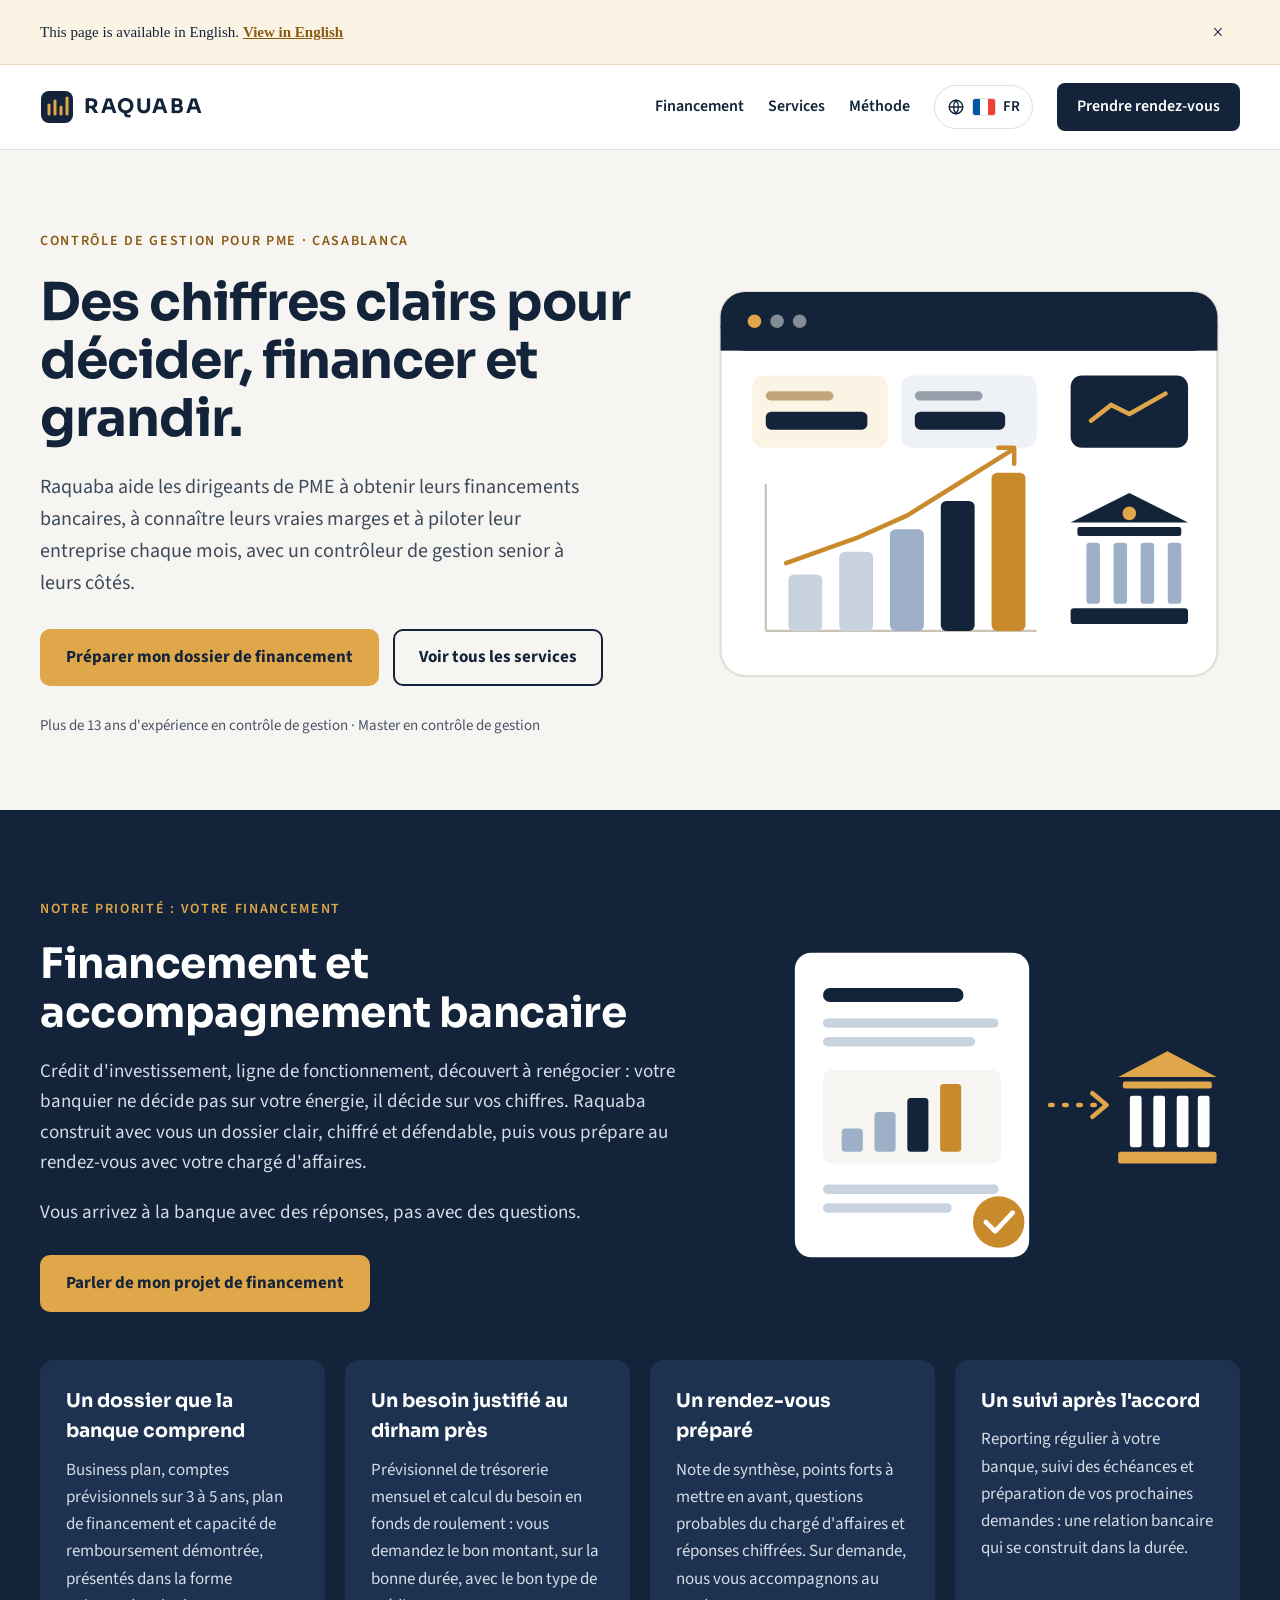
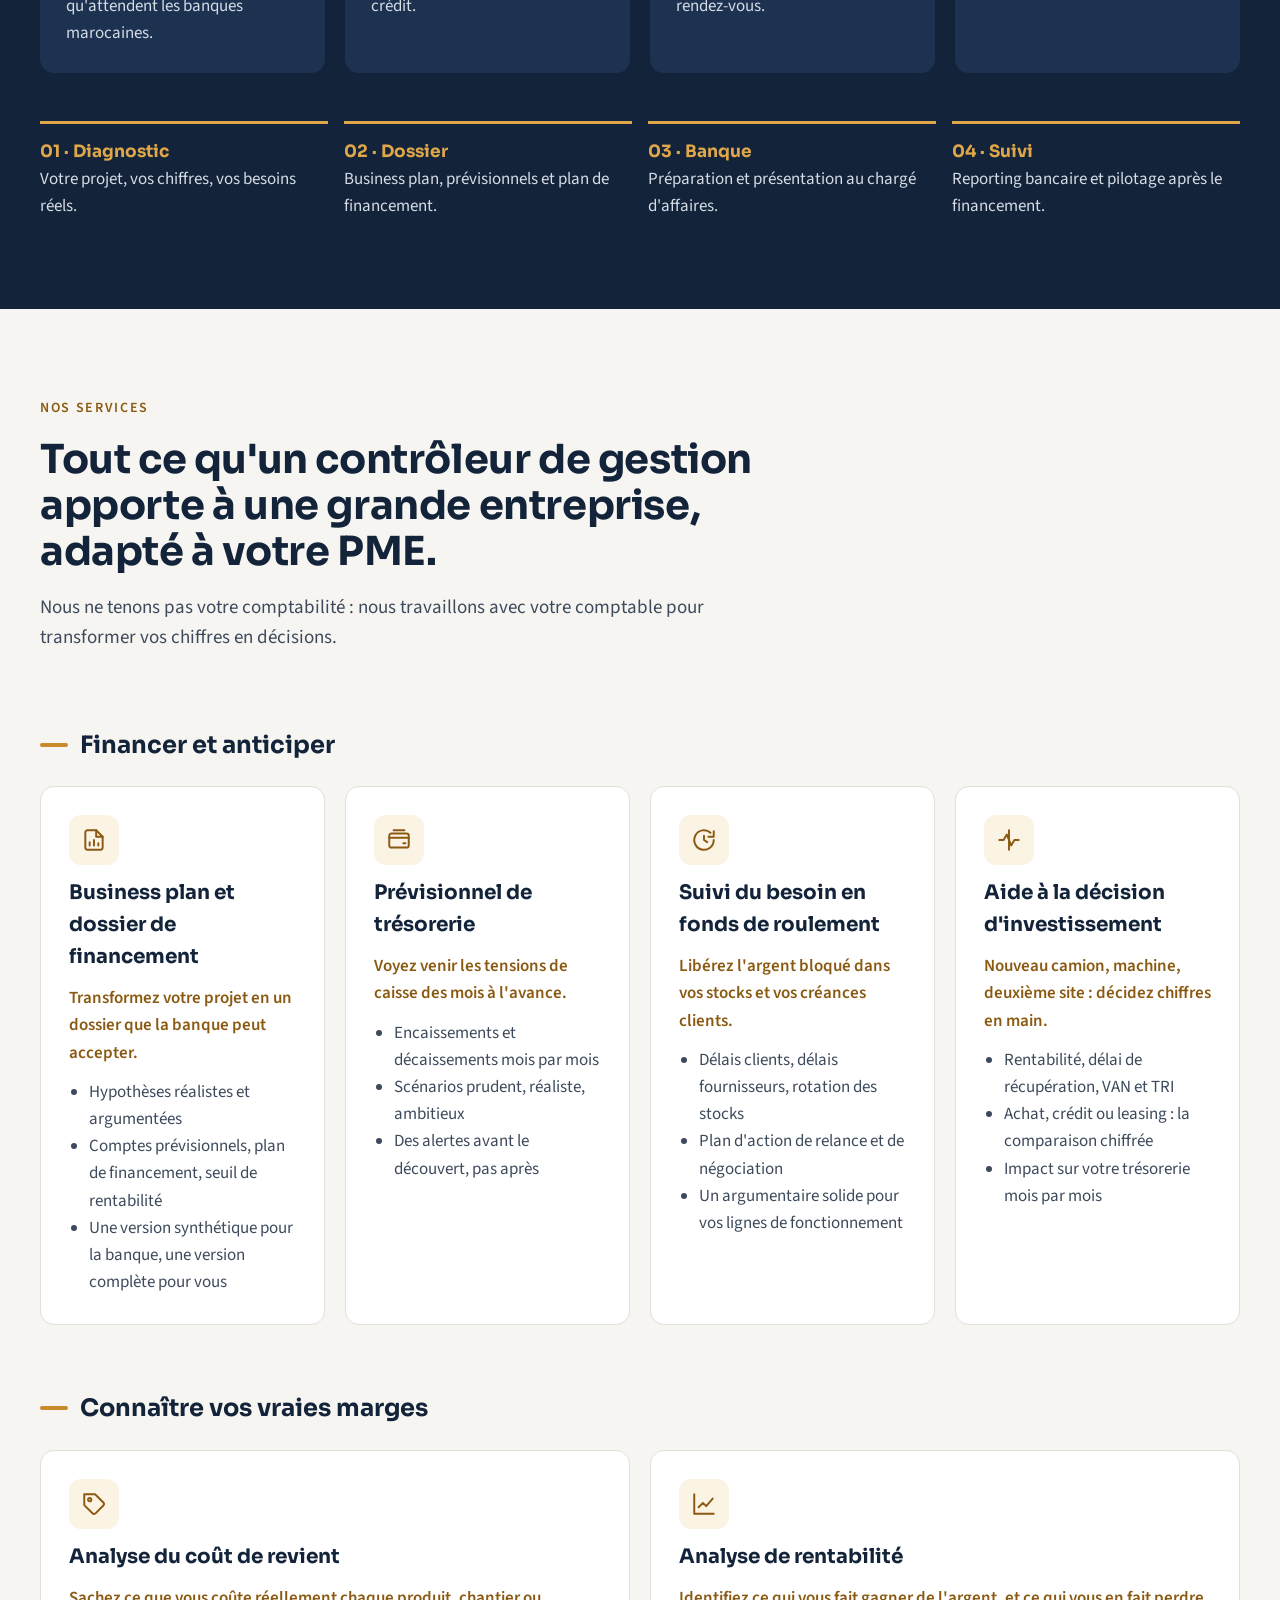
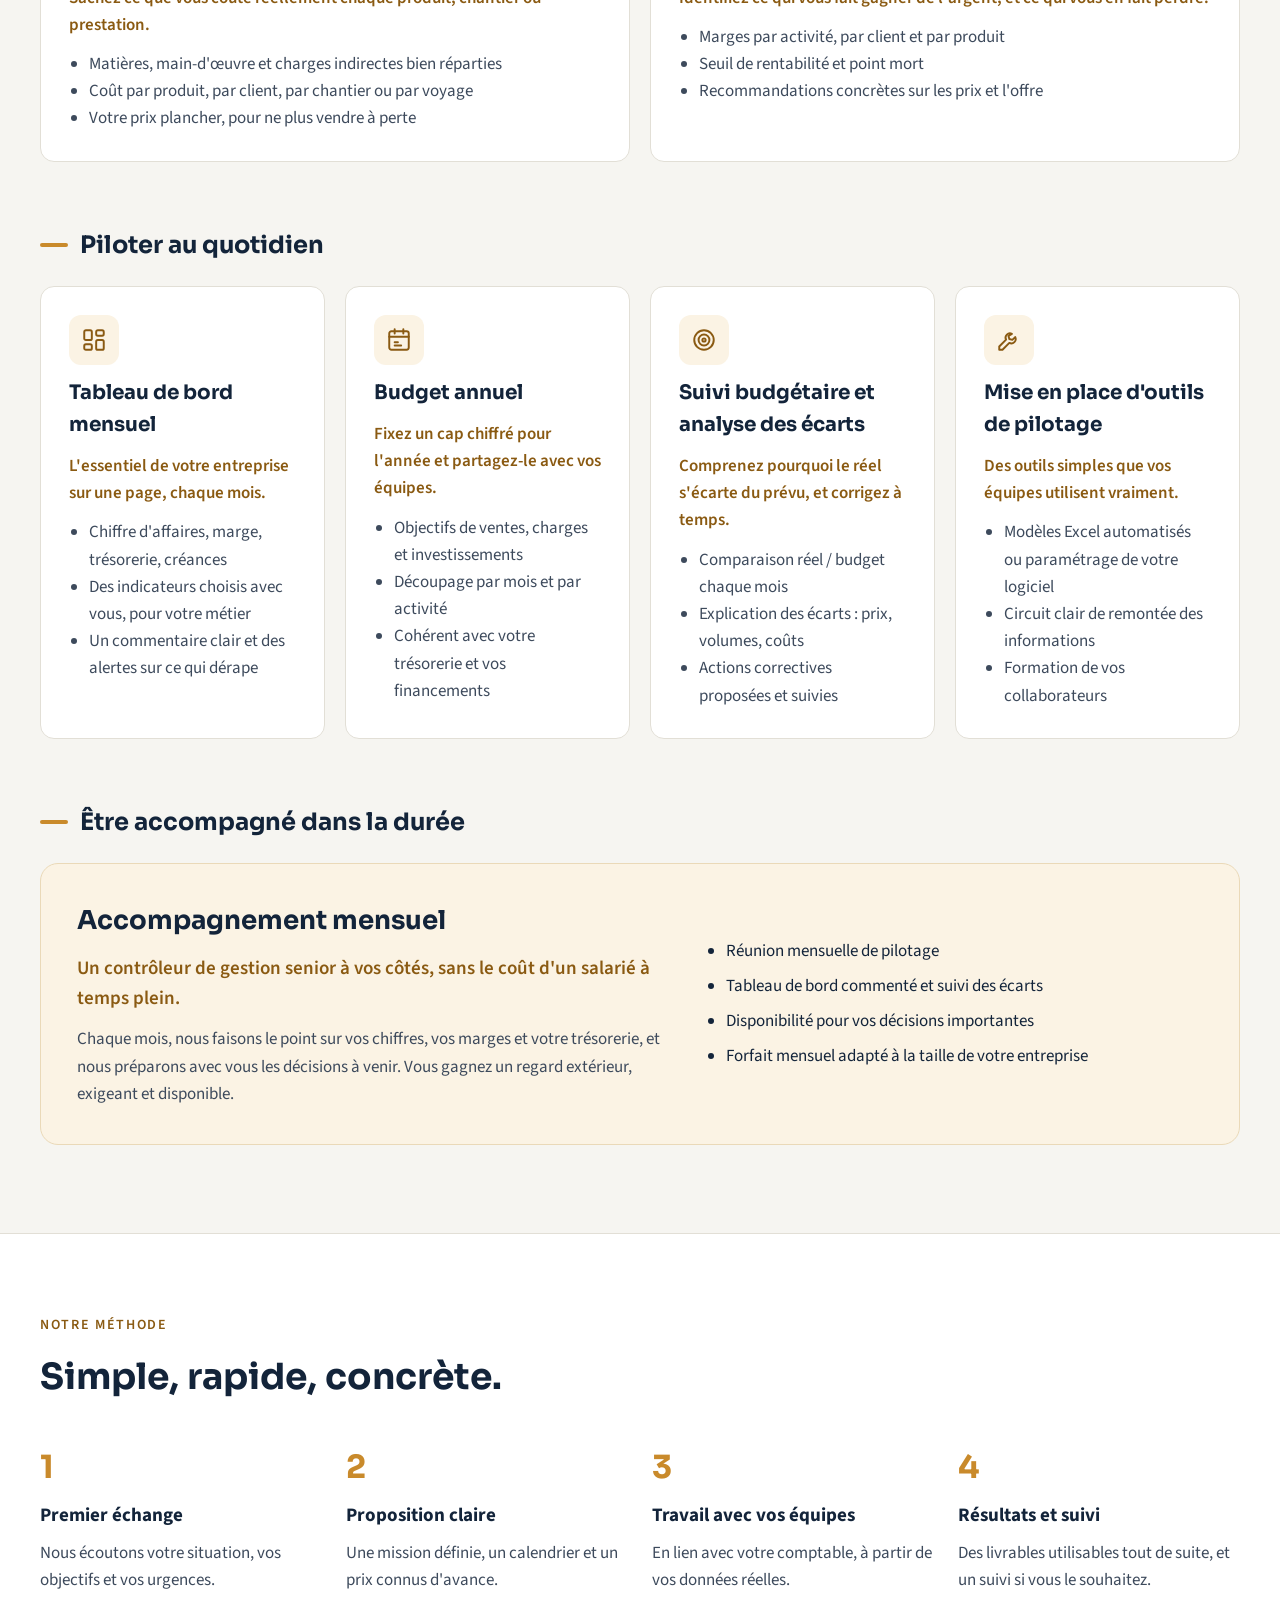
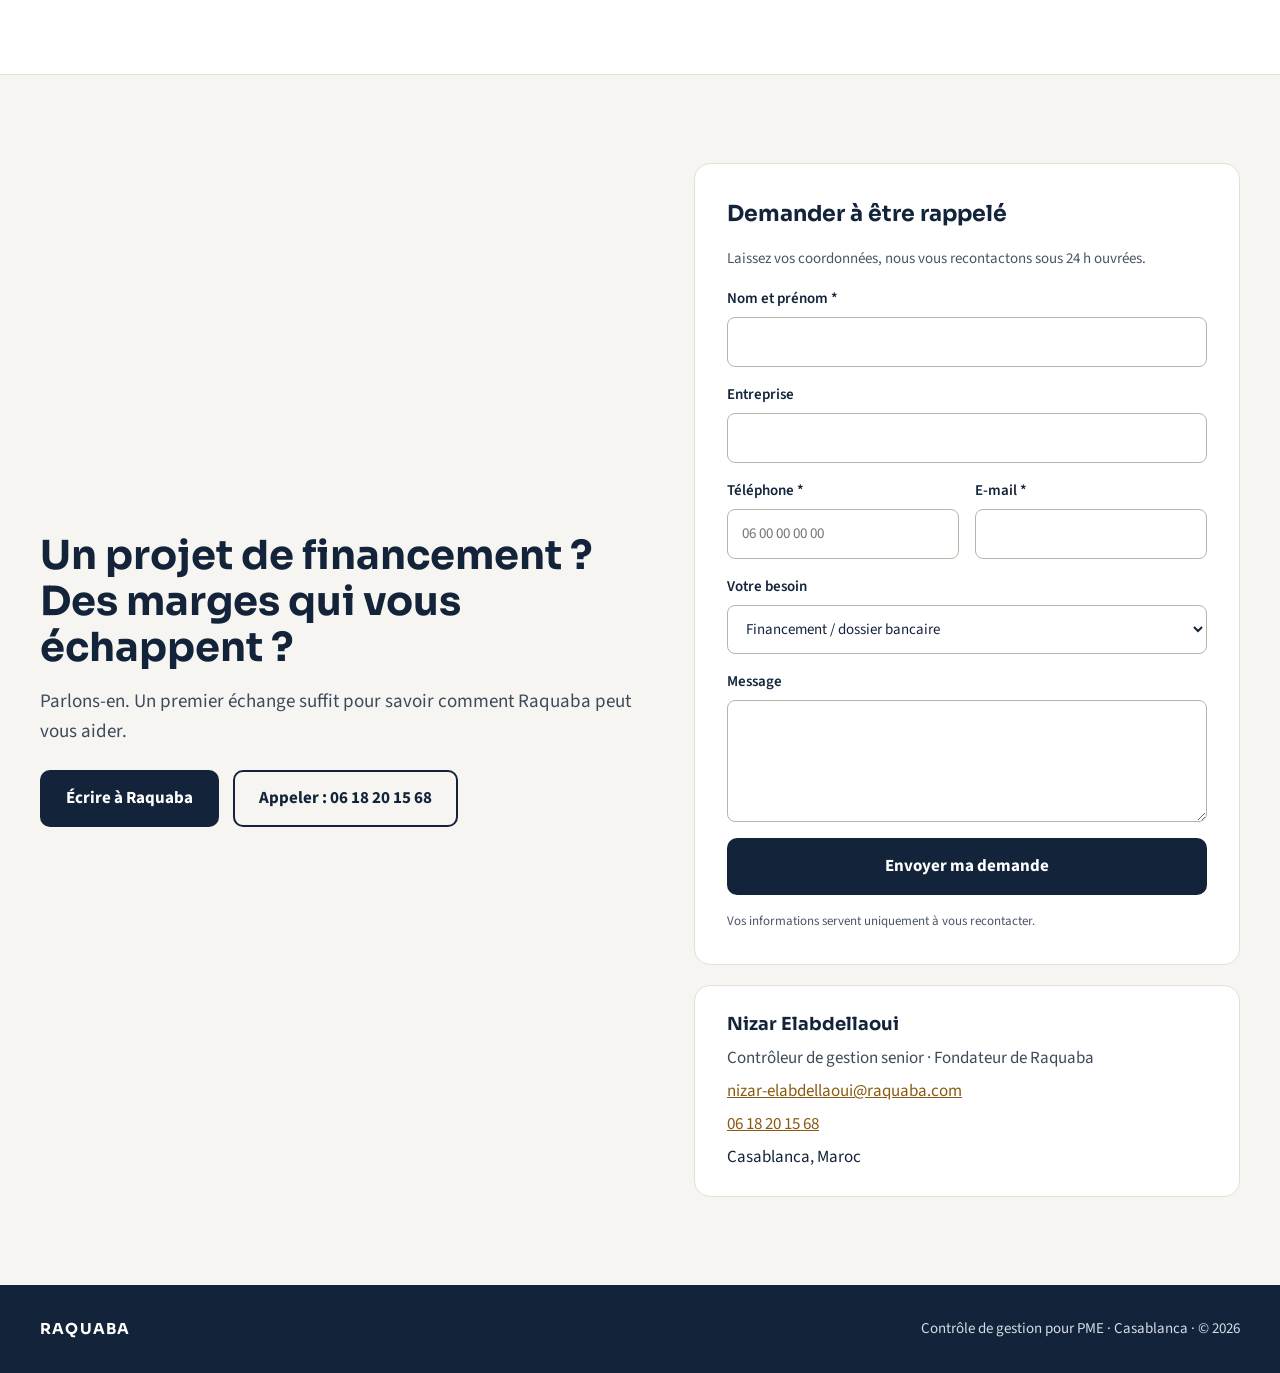
<file: index.html>
<!doctype html>
<html lang="fr">
<head>
<meta charset="utf-8">
<meta name="viewport" content="width=device-width, initial-scale=1">
<title>Raquaba – Contrôle de gestion pour PME à Casablanca</title>
<meta name="description" content="Raquaba accompagne les PME au Maroc : dossier de financement bancaire, business plan, coût de revient, rentabilité, tableau de bord, budget, trésorerie et accompagnement mensuel.">
<link rel="icon" href="data:image/svg+xml,%3Csvg xmlns='http://www.w3.org/2000/svg' viewBox='0 0 34 34'%3E%3Crect x='1' y='1' width='32' height='32' rx='8' fill='%2313243A'/%3E%3Cpath d='M9 24V15M15 24V11M21 24V17M27 24V8' stroke='%23E0A64A' stroke-width='3' stroke-linecap='round'/%3E%3C/svg%3E">
<link rel="preconnect" href="https://fonts.googleapis.com">
<link rel="stylesheet" href="https://fonts.googleapis.com/css2?family=Sora:wght@500;600;700&amp;family=Source+Sans+3:wght@400;600&amp;display=swap">
<link rel="stylesheet" href="styles.css">
<link rel="alternate" hreflang="fr" href="https://www.raquaba.com/">
<link rel="alternate" hreflang="en" href="https://www.raquaba.com/en/">
<link rel="alternate" hreflang="ar" href="https://www.raquaba.com/ar/">
<link rel="alternate" hreflang="zh" href="https://www.raquaba.com/zh/">
<link rel="alternate" hreflang="x-default" href="https://www.raquaba.com/">
</head>
<body>
<div id="lang-tip" role="region" aria-label="Language"><div><p style="margin:0"><span></span> <a href="./"></a></p><button type="button" aria-label="Fermer / Close">×</button></div></div>
<div class="k1">
<header class="k2">
<div class="k3">
<a href="#accueil" class="k4">
<svg width="34" height="34" viewBox="0 0 34 34" aria-hidden="true"><rect x="1" y="1" width="32" height="32" rx="8" fill="#13243A"></rect><path d="M9 24V15M15 24V11M21 24V17M27 24V8" stroke="#E0A64A" stroke-width="3" stroke-linecap="round"></path></svg>
<span class="k5">RAQUABA</span>
</a>
<nav aria-label="Navigation principale" class="k6">
<a href="#financement" class="k7">Financement</a>
<a href="#services" class="k7">Services</a>
<a href="#methode" class="k7">Méthode</a>
<details class="lang"><summary aria-label="Choisir la langue"><svg width="18" height="18" viewBox="0 0 24 24" fill="none" stroke="currentColor" stroke-width="1.8" stroke-linecap="round" stroke-linejoin="round" aria-hidden="true"><circle cx="12" cy="12" r="9"></circle><path d="M3 12h18M12 3a14 14 0 0 1 0 18M12 3a14 14 0 0 0 0 18"></path></svg><svg class="flag" width="22" height="16" viewBox="0 0 30 20" preserveAspectRatio="xMidYMid slice" aria-hidden="true"><rect width="10" height="20" fill="#0055A4"></rect><rect x="10" width="10" height="20" fill="#FFFFFF"></rect><rect x="20" width="10" height="20" fill="#EF4135"></rect></svg><span>FR</span></summary><ul><li><a href="./" hreflang="fr" lang="fr" data-setlang="fr" aria-current="page"><svg class="flag" width="22" height="16" viewBox="0 0 30 20" preserveAspectRatio="xMidYMid slice" aria-hidden="true"><rect width="10" height="20" fill="#0055A4"></rect><rect x="10" width="10" height="20" fill="#FFFFFF"></rect><rect x="20" width="10" height="20" fill="#EF4135"></rect></svg>Français</a></li><li><a href="en/" hreflang="en" lang="en" data-setlang="en"><svg class="flag" width="22" height="16" viewBox="0 0 30 20" preserveAspectRatio="xMidYMid slice" aria-hidden="true"><rect width="30" height="20" fill="#012169"></rect><path d="M0 0L30 20M30 0L0 20" stroke="#FFFFFF" stroke-width="4"></path><path d="M0 0L30 20M30 0L0 20" stroke="#C8102E" stroke-width="1.5"></path><path d="M15 0V20M0 10H30" stroke="#FFFFFF" stroke-width="6"></path><path d="M15 0V20M0 10H30" stroke="#C8102E" stroke-width="3.5"></path></svg>English</a></li><li><a href="ar/" hreflang="ar" lang="ar" data-setlang="ar"><svg class="flag" width="22" height="16" viewBox="0 0 30 20" preserveAspectRatio="xMidYMid slice" aria-hidden="true"><rect width="30" height="20" fill="#C1272D"></rect><path d="M15.00 5.60L17.94 14.65L10.24 9.05L19.76 9.05L12.06 14.65Z" fill="none" stroke="#006233" stroke-width="1" stroke-linejoin="round"></path></svg>العربية</a></li><li><a href="zh/" hreflang="zh" lang="zh" data-setlang="zh"><svg class="flag" width="22" height="16" viewBox="0 0 30 20" preserveAspectRatio="xMidYMid slice" aria-hidden="true"><rect width="30" height="20" fill="#EE1C25"></rect><path d="M5.00 2.00L6.76 7.43L2.15 4.07L7.85 4.07L3.24 7.43Z" fill="#FFDE00"></path><path d="M10.00 1.00L10.59 2.81L9.05 1.69L10.95 1.69L9.41 2.81ZM12.00 3.00L12.59 4.81L11.05 3.69L12.95 3.69L11.41 4.81ZM12.00 6.00L12.59 7.81L11.05 6.69L12.95 6.69L11.41 7.81ZM10.00 8.00L10.59 9.81L9.05 8.69L10.95 8.69L9.41 9.81Z" fill="#FFDE00"></path></svg>中文</a></li></ul></details>
<a href="#contact" class="k8">Prendre rendez-vous</a>
</nav>
</div>
</header>
<section id="accueil" class="k9">
<div class="k10">
<p class="k11">Contrôle de gestion pour PME · Casablanca</p>
<h1 class="k12">Des chiffres clairs pour décider, financer et grandir.</h1>
<p class="k13">Raquaba aide les dirigeants de PME à obtenir leurs financements bancaires, à connaître leurs vraies marges et à piloter leur entreprise chaque mois, avec un contrôleur de gestion senior à leurs côtés.</p>
<div class="k14">
<a href="#financement" class="k15">Préparer mon dossier de financement</a>
<a href="#services" class="k16">Voir tous les services</a>
</div>
<p class="k17">Plus de 13 ans d'expérience en contrôle de gestion · Master en contrôle de gestion</p>
</div>
<figure class="k18">
<img src="img/hero.svg" alt="Illustration : un tableau de bord avec un graphique en hausse et une banque" width="480" height="400" style="width:100%;height:auto;display:block">
</figure>
</section>
<section id="financement" class="k19">
<div class="k20">
<div class="k21">
<div class="k22">
<p class="k23">Notre priorité : votre financement</p>
<h2 class="k24">Financement et accompagnement bancaire</h2>
<p class="k25">Crédit d'investissement, ligne de fonctionnement, découvert à renégocier : votre banquier ne décide pas sur votre énergie, il décide sur vos chiffres. Raquaba construit avec vous un dossier clair, chiffré et défendable, puis vous prépare au rendez-vous avec votre chargé d'affaires.</p>
<p class="k25">Vous arrivez à la banque avec des réponses, pas avec des questions.</p>
<div class="k26">
<a href="#contact" class="k15">Parler de mon projet de financement</a>
</div>
</div>
<figure class="k27">
<img src="img/dossier.svg" alt="Illustration : un dossier de financement remis à une banque" width="420" height="340" style="width:100%;height:auto;display:block">
</figure>
</div>
<div class="k28">
<div class="k29">
<h3 class="k30">Un dossier que la banque comprend</h3>
<p class="k31">Business plan, comptes prévisionnels sur 3 à 5 ans, plan de financement et capacité de remboursement démontrée, présentés dans la forme qu'attendent les banques marocaines.</p>
</div>
<div class="k29">
<h3 class="k30">Un besoin justifié au dirham près</h3>
<p class="k31">Prévisionnel de trésorerie mensuel et calcul du besoin en fonds de roulement : vous demandez le bon montant, sur la bonne durée, avec le bon type de crédit.</p>
</div>
<div class="k29">
<h3 class="k30">Un rendez-vous préparé</h3>
<p class="k31">Note de synthèse, points forts à mettre en avant, questions probables du chargé d'affaires et réponses chiffrées. Sur demande, nous vous accompagnons au rendez-vous.</p>
</div>
<div class="k29">
<h3 class="k30">Un suivi après l'accord</h3>
<p class="k31">Reporting régulier à votre banque, suivi des échéances et préparation de vos prochaines demandes : une relation bancaire qui se construit dans la durée.</p>
</div>
</div>
<ol class="k32">
<li class="k33"><strong class="k34">01 · Diagnostic</strong><br><span class="k35">Votre projet, vos chiffres, vos besoins réels.</span></li>
<li class="k33"><strong class="k34">02 · Dossier</strong><br><span class="k35">Business plan, prévisionnels et plan de financement.</span></li>
<li class="k33"><strong class="k34">03 · Banque</strong><br><span class="k35">Préparation et présentation au chargé d'affaires.</span></li>
<li class="k33"><strong class="k34">04 · Suivi</strong><br><span class="k35">Reporting bancaire et pilotage après le financement.</span></li>
</ol>
</div>
</section>
<section id="services" class="k36">
<p class="k11">Nos services</p>
<h2 class="k37">Tout ce qu'un contrôleur de gestion apporte à une grande entreprise, adapté à votre PME.</h2>
<p class="k38">Nous ne tenons pas votre comptabilité : nous travaillons avec votre comptable pour transformer vos chiffres en décisions.</p>
</section>
<section aria-labelledby="g1" class="k39">
<h3 id="g1" class="k40"><span class="k41"></span>Financer et anticiper</h3>
<div class="k42">
<article class="k43">
<div class="k44"><svg width="26" height="26" viewBox="0 0 24 24" fill="none" stroke="#8A5A12" stroke-width="1.8" stroke-linecap="round" stroke-linejoin="round" aria-hidden="true"><path d="M14 3H6a2 2 0 0 0-2 2v14a2 2 0 0 0 2 2h12a2 2 0 0 0 2-2V9z"></path><path d="M14 3v6h6M8 17v-3M12 17v-5M16 17v-2"></path></svg></div>
<h4 class="k45">Business plan et dossier de financement</h4>
<p class="k46">Transformez votre projet en un dossier que la banque peut accepter.</p>
<ul class="k47">
<li>Hypothèses réalistes et argumentées</li>
<li>Comptes prévisionnels, plan de financement, seuil de rentabilité</li>
<li>Une version synthétique pour la banque, une version complète pour vous</li>
</ul>
</article>
<article class="k43">
<div class="k44"><svg width="26" height="26" viewBox="0 0 24 24" fill="none" stroke="#8A5A12" stroke-width="1.8" stroke-linecap="round" stroke-linejoin="round" aria-hidden="true"><rect x="3" y="6" width="18" height="13" rx="2"></rect><path d="M3 10h18M16 15h2"></path><path d="M7 3h10"></path></svg></div>
<h4 class="k45">Prévisionnel de trésorerie</h4>
<p class="k46">Voyez venir les tensions de caisse des mois à l'avance.</p>
<ul class="k47">
<li>Encaissements et décaissements mois par mois</li>
<li>Scénarios prudent, réaliste, ambitieux</li>
<li>Des alertes avant le découvert, pas après</li>
</ul>
</article>
<article class="k43">
<div class="k44"><svg width="26" height="26" viewBox="0 0 24 24" fill="none" stroke="#8A5A12" stroke-width="1.8" stroke-linecap="round" stroke-linejoin="round" aria-hidden="true"><path d="M21 12a9 9 0 1 1-3-6.7"></path><path d="M21 4v5h-5"></path><path d="M12 8v4l3 2"></path></svg></div>
<h4 class="k45">Suivi du besoin en fonds de roulement</h4>
<p class="k46">Libérez l'argent bloqué dans vos stocks et vos créances clients.</p>
<ul class="k47">
<li>Délais clients, délais fournisseurs, rotation des stocks</li>
<li>Plan d'action de relance et de négociation</li>
<li>Un argumentaire solide pour vos lignes de fonctionnement</li>
</ul>
</article>
<article class="k43">
<div class="k44"><svg width="26" height="26" viewBox="0 0 24 24" fill="none" stroke="#8A5A12" stroke-width="1.8" stroke-linecap="round" stroke-linejoin="round" aria-hidden="true"><path d="M12 3v18M3 12h4l3-5 4 10 3-5h4"></path></svg></div>
<h4 class="k45">Aide à la décision d'investissement</h4>
<p class="k46">Nouveau camion, machine, deuxième site : décidez chiffres en main.</p>
<ul class="k47">
<li>Rentabilité, délai de récupération, VAN et TRI</li>
<li>Achat, crédit ou leasing : la comparaison chiffrée</li>
<li>Impact sur votre trésorerie mois par mois</li>
</ul>
</article>
</div>
</section>
<section aria-labelledby="g2" class="k39">
<h3 id="g2" class="k40"><span class="k41"></span>Connaître vos vraies marges</h3>
<div class="k42">
<article class="k43">
<div class="k44"><svg width="26" height="26" viewBox="0 0 24 24" fill="none" stroke="#8A5A12" stroke-width="1.8" stroke-linecap="round" stroke-linejoin="round" aria-hidden="true"><path d="M20.6 13.4 13.4 20.6a2 2 0 0 1-2.8 0L3 13V3h10l7.6 7.6a2 2 0 0 1 0 2.8z"></path><circle cx="8" cy="8" r="1.5"></circle></svg></div>
<h4 class="k45">Analyse du coût de revient</h4>
<p class="k46">Sachez ce que vous coûte réellement chaque produit, chantier ou prestation.</p>
<ul class="k47">
<li>Matières, main-d'œuvre et charges indirectes bien réparties</li>
<li>Coût par produit, par client, par chantier ou par voyage</li>
<li>Votre prix plancher, pour ne plus vendre à perte</li>
</ul>
</article>
<article class="k43">
<div class="k44"><svg width="26" height="26" viewBox="0 0 24 24" fill="none" stroke="#8A5A12" stroke-width="1.8" stroke-linecap="round" stroke-linejoin="round" aria-hidden="true"><path d="M3 3v18h18"></path><path d="M7 15l4-4 3 3 6-7"></path></svg></div>
<h4 class="k45">Analyse de rentabilité</h4>
<p class="k46">Identifiez ce qui vous fait gagner de l'argent, et ce qui vous en fait perdre.</p>
<ul class="k47">
<li>Marges par activité, par client et par produit</li>
<li>Seuil de rentabilité et point mort</li>
<li>Recommandations concrètes sur les prix et l'offre</li>
</ul>
</article>
</div>
</section>
<section aria-labelledby="g3" class="k39">
<h3 id="g3" class="k40"><span class="k41"></span>Piloter au quotidien</h3>
<div class="k42">
<article class="k43">
<div class="k44"><svg width="26" height="26" viewBox="0 0 24 24" fill="none" stroke="#8A5A12" stroke-width="1.8" stroke-linecap="round" stroke-linejoin="round" aria-hidden="true"><rect x="3" y="3" width="7" height="9" rx="1.5"></rect><rect x="14" y="3" width="7" height="5" rx="1.5"></rect><rect x="14" y="12" width="7" height="9" rx="1.5"></rect><rect x="3" y="16" width="7" height="5" rx="1.5"></rect></svg></div>
<h4 class="k45">Tableau de bord mensuel</h4>
<p class="k46">L'essentiel de votre entreprise sur une page, chaque mois.</p>
<ul class="k47">
<li>Chiffre d'affaires, marge, trésorerie, créances</li>
<li>Des indicateurs choisis avec vous, pour votre métier</li>
<li>Un commentaire clair et des alertes sur ce qui dérape</li>
</ul>
</article>
<article class="k43">
<div class="k44"><svg width="26" height="26" viewBox="0 0 24 24" fill="none" stroke="#8A5A12" stroke-width="1.8" stroke-linecap="round" stroke-linejoin="round" aria-hidden="true"><rect x="3" y="4" width="18" height="17" rx="2"></rect><path d="M3 9h18M8 2v4M16 2v4M8 14h3M8 17h6"></path></svg></div>
<h4 class="k45">Budget annuel</h4>
<p class="k46">Fixez un cap chiffré pour l'année et partagez-le avec vos équipes.</p>
<ul class="k47">
<li>Objectifs de ventes, charges et investissements</li>
<li>Découpage par mois et par activité</li>
<li>Cohérent avec votre trésorerie et vos financements</li>
</ul>
</article>
<article class="k43">
<div class="k44"><svg width="26" height="26" viewBox="0 0 24 24" fill="none" stroke="#8A5A12" stroke-width="1.8" stroke-linecap="round" stroke-linejoin="round" aria-hidden="true"><circle cx="12" cy="12" r="9"></circle><circle cx="12" cy="12" r="5"></circle><circle cx="12" cy="12" r="1.5"></circle></svg></div>
<h4 class="k45">Suivi budgétaire et analyse des écarts</h4>
<p class="k46">Comprenez pourquoi le réel s'écarte du prévu, et corrigez à temps.</p>
<ul class="k47">
<li>Comparaison réel / budget chaque mois</li>
<li>Explication des écarts : prix, volumes, coûts</li>
<li>Actions correctives proposées et suivies</li>
</ul>
</article>
<article class="k43">
<div class="k44"><svg width="26" height="26" viewBox="0 0 24 24" fill="none" stroke="#8A5A12" stroke-width="1.8" stroke-linecap="round" stroke-linejoin="round" aria-hidden="true"><path d="M14.7 6.3a4 4 0 0 0-5.4 5.4L3 18v3h3l6.3-6.3a4 4 0 0 0 5.4-5.4l-2.6 2.6-2.8-.8-.8-2.8z"></path></svg></div>
<h4 class="k45">Mise en place d'outils de pilotage</h4>
<p class="k46">Des outils simples que vos équipes utilisent vraiment.</p>
<ul class="k47">
<li>Modèles Excel automatisés ou paramétrage de votre logiciel</li>
<li>Circuit clair de remontée des informations</li>
<li>Formation de vos collaborateurs</li>
</ul>
</article>
</div>
</section>
<section aria-labelledby="g4" class="k48">
<h3 id="g4" class="k40"><span class="k41"></span>Être accompagné dans la durée</h3>
<article class="k49">
<div class="k50">
<h4 class="k51">Accompagnement mensuel</h4>
<p class="k52">Un contrôleur de gestion senior à vos côtés, sans le coût d'un salarié à temps plein.</p>
<p class="k53">Chaque mois, nous faisons le point sur vos chiffres, vos marges et votre trésorerie, et nous préparons avec vous les décisions à venir. Vous gagnez un regard extérieur, exigeant et disponible.</p>
</div>
<ul class="k54">
<li>Réunion mensuelle de pilotage</li>
<li>Tableau de bord commenté et suivi des écarts</li>
<li>Disponibilité pour vos décisions importantes</li>
<li>Forfait mensuel adapté à la taille de votre entreprise</li>
</ul>
</article>
</section>
<section id="methode" class="k55">
<div class="k56">
<div class="k57">
<p class="k11">Notre méthode</p>
<h2 class="k58">Simple, rapide, concrète.</h2>
</div>
<ol class="k59">
<li class="k60"><span class="k61">1</span><strong class="k62">Premier échange</strong><span class="k63">Nous écoutons votre situation, vos objectifs et vos urgences.</span></li>
<li class="k60"><span class="k61">2</span><strong class="k62">Proposition claire</strong><span class="k63">Une mission définie, un calendrier et un prix connus d'avance.</span></li>
<li class="k60"><span class="k61">3</span><strong class="k62">Travail avec vos équipes</strong><span class="k63">En lien avec votre comptable, à partir de vos données réelles.</span></li>
<li class="k60"><span class="k61">4</span><strong class="k62">Résultats et suivi</strong><span class="k63">Des livrables utilisables tout de suite, et un suivi si vous le souhaitez.</span></li>
</ol>
</div>
</section>
<section id="contact" class="k64">
<div class="k65">
<h2 class="k66">Un projet de financement ? Des marges qui vous échappent ?</h2>
<p class="k67">Parlons-en. Un premier échange suffit pour savoir comment Raquaba peut vous aider.</p>
<div class="k26">
<a href="mailto:nizar-elabdellaoui@raquaba.com" class="k68">Écrire à Raquaba</a>
<a href="tel:+212618201568" class="k16">Appeler : 06 18 20 15 68</a>
</div>
</div>
<div class="k69">
<form id="lead-form" action="https://docs.google.com/forms/d/e/1FAIpQLScDGaFM1QpP3_GeZGRz48p5IR_irB0QYR5ECFLorAMsjhHCig/formResponse" method="POST" target="gf-sink" aria-labelledby="form-titre" class="k70">
<h3 id="form-titre" class="k71">Demander à être rappelé</h3>
<p class="k72">Laissez vos coordonnées, nous vous recontactons sous 24 h ouvrées.</p>
<label for="f-nom" class="k73">Nom et prénom *
<input id="f-nom" name="entry.403855377" type="text" required autocomplete="name" class="k74">
</label>
<label for="f-entreprise" class="k73">Entreprise
<input id="f-entreprise" name="entry.327967625" type="text" autocomplete="organization" class="k74">
</label>
<div class="k75">
<label for="f-tel" class="k73">Téléphone *
<input id="f-tel" name="entry.511395440" type="tel" required autocomplete="tel" placeholder="06 00 00 00 00" class="k74">
</label>
<label for="f-email" class="k73">E-mail *
<input id="f-email" name="entry.851002025" type="email" required autocomplete="email" class="k74">
</label>
</div>
<label for="f-besoin" class="k73">Votre besoin
<select id="f-besoin" name="entry.856353566" class="k74">
<option value="Financement / dossier bancaire">Financement / dossier bancaire</option>
<option value="Coût de revient et rentabilité">Coût de revient et rentabilité</option>
<option value="Tableau de bord et budget">Tableau de bord et budget</option>
<option value="Trésorerie et BFR">Trésorerie et BFR</option>
<option value="Accompagnement mensuel">Accompagnement mensuel</option>
<option value="Autre">Autre</option>
</select>
</label>
<label for="f-message" class="k73">Message
<textarea id="f-message" name="entry.484109519" rows="4" class="k76"></textarea>
</label>
<button type="submit" class="k77">Envoyer ma demande</button>
<p id="form-merci" role="status" class="k78">Merci ! Votre demande a bien été envoyée, nous vous recontactons rapidement.</p>
<p class="k79">Vos informations servent uniquement à vous recontacter.</p>
</form>
<address class="k80">
<strong class="k81">Nizar Elabdellaoui</strong>
<span class="k63">Contrôleur de gestion senior · Fondateur de Raquaba</span>
<a href="mailto:nizar-elabdellaoui@raquaba.com">nizar-elabdellaoui@raquaba.com</a>
<a href="tel:+212618201568">06 18 20 15 68</a>
<span>Casablanca, Maroc</span>
</address>
</div>
</section>
<footer class="k82">
<div class="k83">
<span class="k84">RAQUABA</span>
<span>Contrôle de gestion pour PME · Casablanca · © 2026</span>
</div>
</footer>
</div>
<iframe name="gf-sink" title="envoi" class="k85"></iframe>
<script>
document.getElementById('lead-form').addEventListener('submit', function () {
  var f = this;
  setTimeout(function () { f.reset(); document.getElementById('form-merci').style.display = 'block'; }, 400);
});
</script>
<script>
(function(){try{var cur="fr",pre="",D={fr:"",en:"en/",ar:"ar/",zh:"zh/"},M={"fr":["Cette page est disponible en français.","Voir en français"],"en":["This page is available in English.","View in English"],"ar":["هذه الصفحة متوفرة بالعربية.","عرض بالعربية"],"zh":["本页面提供中文版本。","查看中文版"]};
document.querySelectorAll("[data-setlang]").forEach(function(a){a.addEventListener("click",function(){try{localStorage.setItem("rq-lang",a.getAttribute("data-setlang"))}catch(e){}})});
var saved=null;try{saved=localStorage.getItem("rq-lang")}catch(e){}if(saved)return;
var pref=(navigator.languages||[navigator.language||""]).map(function(l){return String(l).slice(0,2).toLowerCase()}).filter(function(l){return M[l]})[0];
if(!pref||pref===cur)return;var t=document.getElementById("lang-tip"),m=M[pref];
t.querySelector("span").textContent=m[0];var a=t.querySelector("a");a.textContent=m[1];a.href=(pre+D[pref])||"./";a.setAttribute("data-setlang",pref);a.setAttribute("lang",pref);
if(pref==="ar"){t.setAttribute("dir","rtl")}a.addEventListener("click",function(){try{localStorage.setItem("rq-lang",pref)}catch(e){}});
t.querySelector("button").addEventListener("click",function(){t.classList.remove("on");try{localStorage.setItem("rq-lang",cur)}catch(e){}});t.classList.add("on");
}catch(e){}})();
</script>
</body>
</html>
</file>
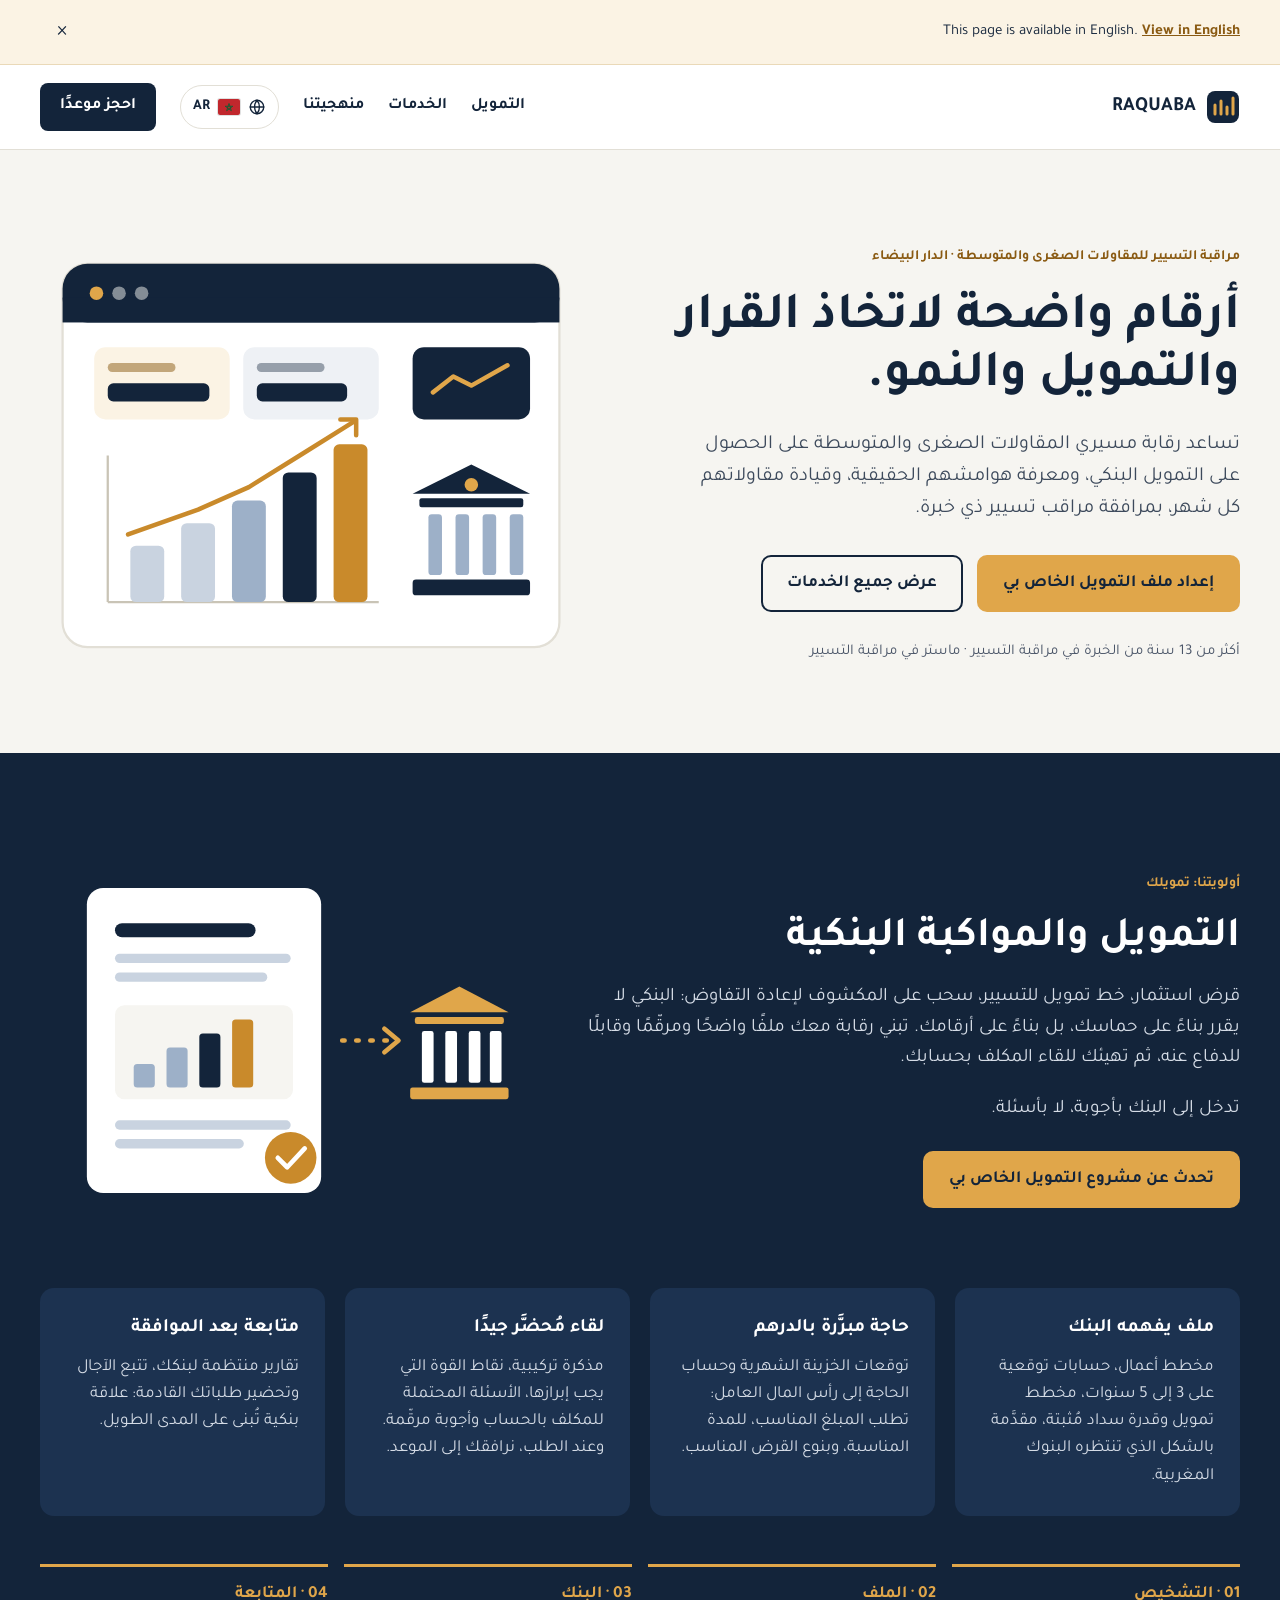
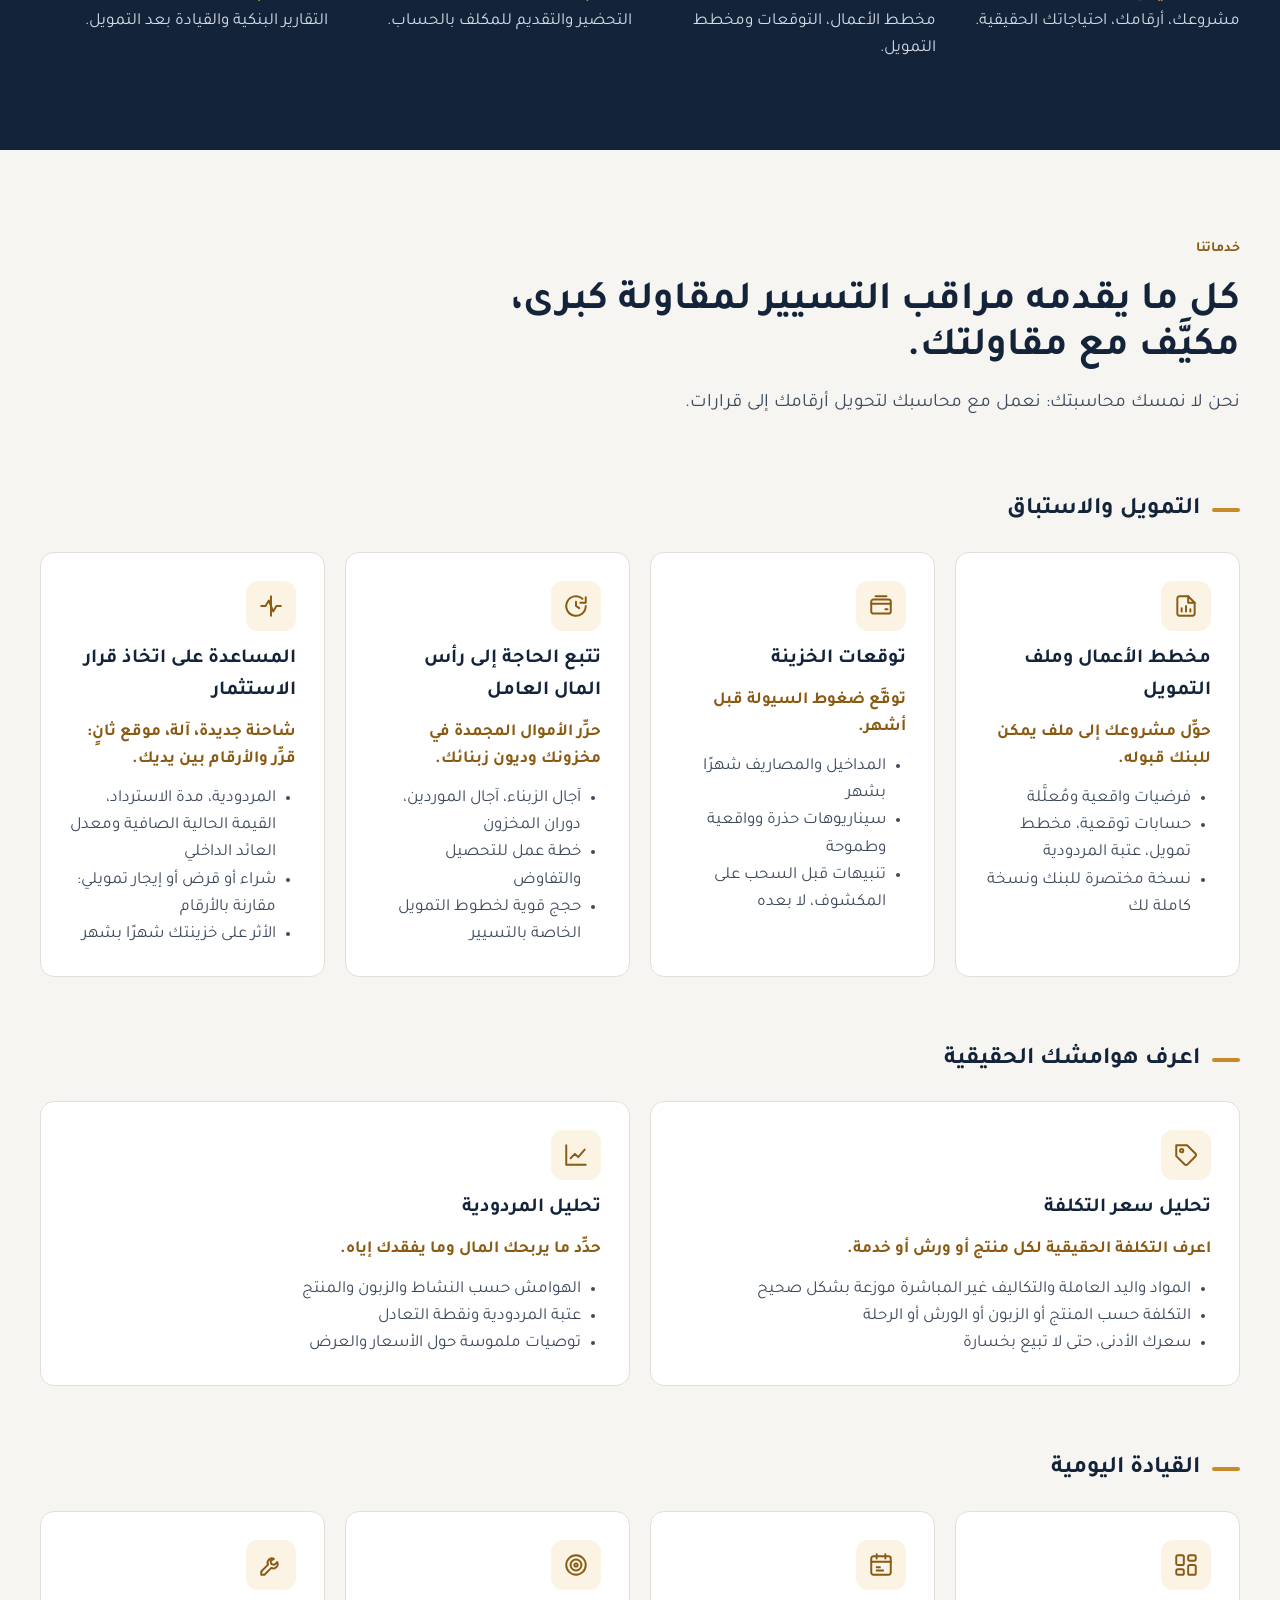
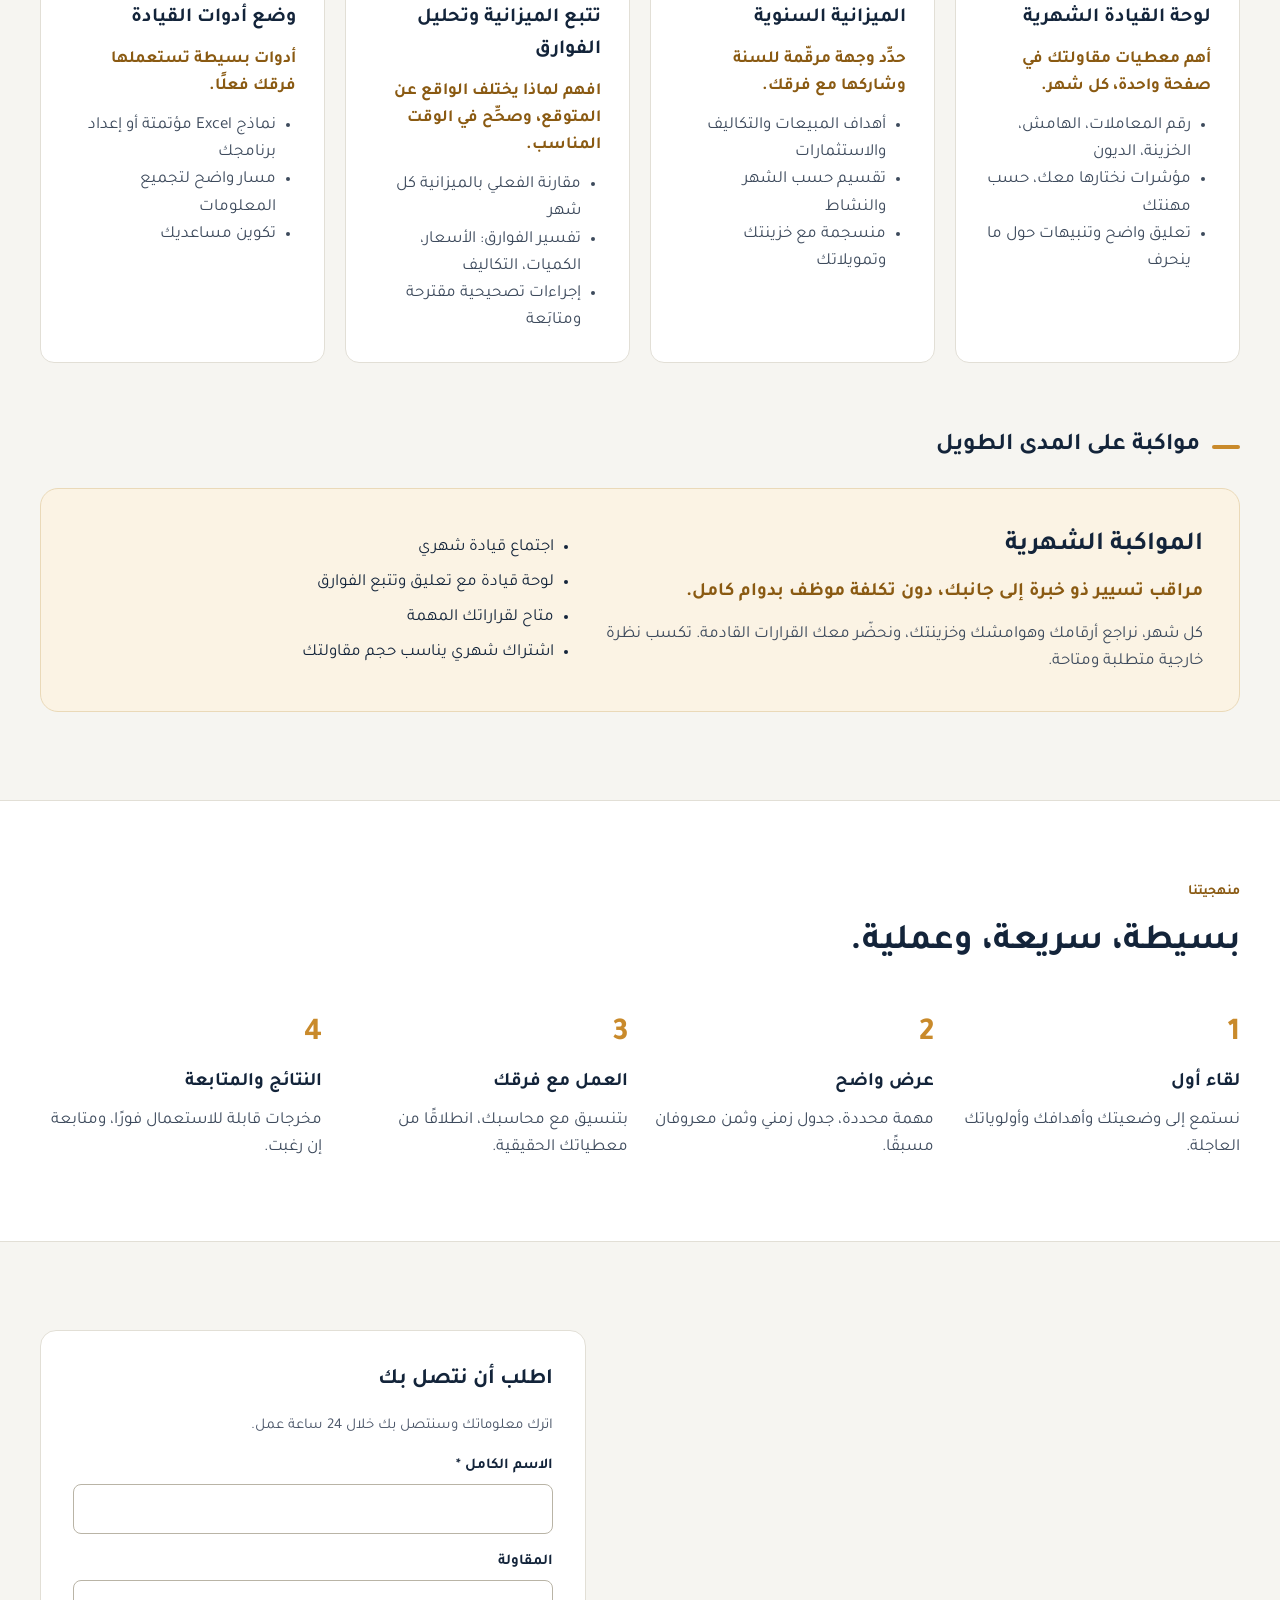
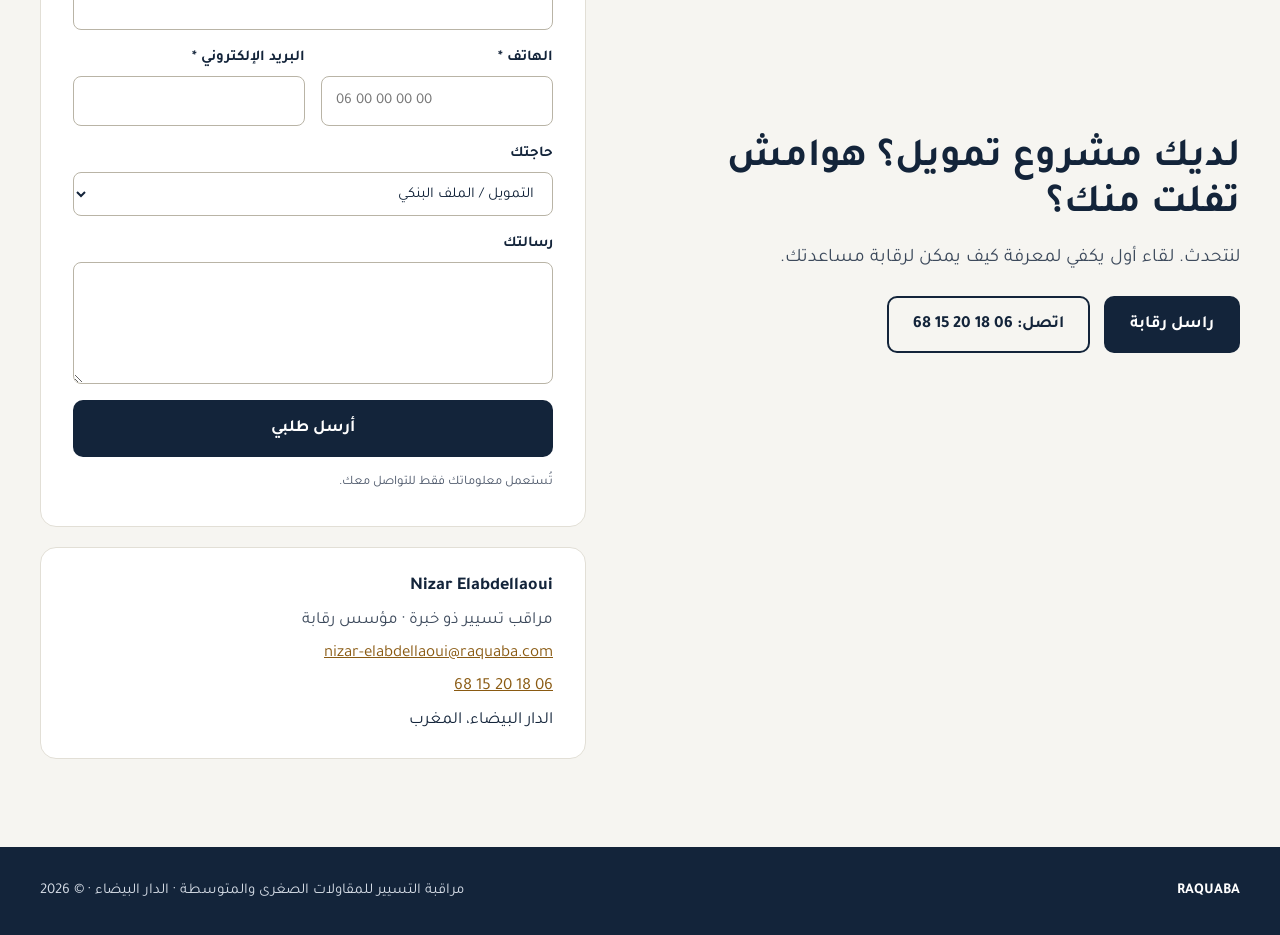
<file: ar/index.html>
<!doctype html>
<html lang="ar" dir="rtl">
<head>
<meta charset="utf-8">
<meta name="viewport" content="width=device-width, initial-scale=1">
<title>رقابة – مراقبة التسيير للمقاولات الصغرى والمتوسطة بالدار البيضاء</title>
<meta name="description" content="ترافق رقابة المقاولات الصغرى والمتوسطة بالمغرب: ملفات التمويل البنكي، مخطط الأعمال، سعر التكلفة، المردودية، لوحة القيادة، الميزانية، الخزينة والمواكبة الشهرية.">
<link rel="icon" href="data:image/svg+xml,%3Csvg xmlns='http://www.w3.org/2000/svg' viewBox='0 0 34 34'%3E%3Crect x='1' y='1' width='32' height='32' rx='8' fill='%2313243A'/%3E%3Cpath d='M9 24V15M15 24V11M21 24V17M27 24V8' stroke='%23E0A64A' stroke-width='3' stroke-linecap='round'/%3E%3C/svg%3E">
<link rel="preconnect" href="https://fonts.googleapis.com">
<link rel="stylesheet" href="https://fonts.googleapis.com/css2?family=Sora:wght@500;600;700&amp;family=Source+Sans+3:wght@400;600&amp;display=swap">
<link rel="stylesheet" href="../styles.css">
<link rel="alternate" hreflang="fr" href="https://www.raquaba.com/">
<link rel="alternate" hreflang="en" href="https://www.raquaba.com/en/">
<link rel="alternate" hreflang="ar" href="https://www.raquaba.com/ar/">
<link rel="alternate" hreflang="zh" href="https://www.raquaba.com/zh/">
<link rel="alternate" hreflang="x-default" href="https://www.raquaba.com/">
<link rel="stylesheet" href="https://fonts.googleapis.com/css2?family=Tajawal:wght@400;500;700&amp;display=swap">
</head>
<body>
<div id="lang-tip" role="region" aria-label="Language"><div><p style="margin:0"><span></span> <a href="./"></a></p><button type="button" aria-label="Fermer / Close">×</button></div></div>
<div class="k1">
<header class="k2">
<div class="k3">
<a href="#accueil" class="k4">
<svg width="34" height="34" viewBox="0 0 34 34" aria-hidden="true"><rect x="1" y="1" width="32" height="32" rx="8" fill="#13243A"></rect><path d="M9 24V15M15 24V11M21 24V17M27 24V8" stroke="#E0A64A" stroke-width="3" stroke-linecap="round"></path></svg>
<span class="k5">RAQUABA</span>
</a>
<nav aria-label="التنقل الرئيسي" class="k6">
<a href="#financement" class="k7">التمويل</a>
<a href="#services" class="k7">الخدمات</a>
<a href="#methode" class="k7">منهجيتنا</a>
<details class="lang"><summary aria-label="اختر اللغة"><svg width="18" height="18" viewBox="0 0 24 24" fill="none" stroke="currentColor" stroke-width="1.8" stroke-linecap="round" stroke-linejoin="round" aria-hidden="true"><circle cx="12" cy="12" r="9"></circle><path d="M3 12h18M12 3a14 14 0 0 1 0 18M12 3a14 14 0 0 0 0 18"></path></svg><svg class="flag" width="22" height="16" viewBox="0 0 30 20" preserveAspectRatio="xMidYMid slice" aria-hidden="true"><rect width="30" height="20" fill="#C1272D"></rect><path d="M15.00 5.60L17.94 14.65L10.24 9.05L19.76 9.05L12.06 14.65Z" fill="none" stroke="#006233" stroke-width="1" stroke-linejoin="round"></path></svg><span>AR</span></summary><ul><li><a href="../" hreflang="fr" lang="fr" data-setlang="fr"><svg class="flag" width="22" height="16" viewBox="0 0 30 20" preserveAspectRatio="xMidYMid slice" aria-hidden="true"><rect width="10" height="20" fill="#0055A4"></rect><rect x="10" width="10" height="20" fill="#FFFFFF"></rect><rect x="20" width="10" height="20" fill="#EF4135"></rect></svg>Français</a></li><li><a href="../en/" hreflang="en" lang="en" data-setlang="en"><svg class="flag" width="22" height="16" viewBox="0 0 30 20" preserveAspectRatio="xMidYMid slice" aria-hidden="true"><rect width="30" height="20" fill="#012169"></rect><path d="M0 0L30 20M30 0L0 20" stroke="#FFFFFF" stroke-width="4"></path><path d="M0 0L30 20M30 0L0 20" stroke="#C8102E" stroke-width="1.5"></path><path d="M15 0V20M0 10H30" stroke="#FFFFFF" stroke-width="6"></path><path d="M15 0V20M0 10H30" stroke="#C8102E" stroke-width="3.5"></path></svg>English</a></li><li><a href="../ar/" hreflang="ar" lang="ar" data-setlang="ar" aria-current="page"><svg class="flag" width="22" height="16" viewBox="0 0 30 20" preserveAspectRatio="xMidYMid slice" aria-hidden="true"><rect width="30" height="20" fill="#C1272D"></rect><path d="M15.00 5.60L17.94 14.65L10.24 9.05L19.76 9.05L12.06 14.65Z" fill="none" stroke="#006233" stroke-width="1" stroke-linejoin="round"></path></svg>العربية</a></li><li><a href="../zh/" hreflang="zh" lang="zh" data-setlang="zh"><svg class="flag" width="22" height="16" viewBox="0 0 30 20" preserveAspectRatio="xMidYMid slice" aria-hidden="true"><rect width="30" height="20" fill="#EE1C25"></rect><path d="M5.00 2.00L6.76 7.43L2.15 4.07L7.85 4.07L3.24 7.43Z" fill="#FFDE00"></path><path d="M10.00 1.00L10.59 2.81L9.05 1.69L10.95 1.69L9.41 2.81ZM12.00 3.00L12.59 4.81L11.05 3.69L12.95 3.69L11.41 4.81ZM12.00 6.00L12.59 7.81L11.05 6.69L12.95 6.69L11.41 7.81ZM10.00 8.00L10.59 9.81L9.05 8.69L10.95 8.69L9.41 9.81Z" fill="#FFDE00"></path></svg>中文</a></li></ul></details>
<a href="#contact" class="k8">احجز موعدًا</a>
</nav>
</div>
</header>
<section id="accueil" class="k9">
<div class="k10">
<p class="k11">مراقبة التسيير للمقاولات الصغرى والمتوسطة · الدار البيضاء</p>
<h1 class="k12">أرقام واضحة لاتخاذ القرار والتمويل والنمو.</h1>
<p class="k13">تساعد رقابة مسيري المقاولات الصغرى والمتوسطة على الحصول على التمويل البنكي، ومعرفة هوامشهم الحقيقية، وقيادة مقاولاتهم كل شهر، بمرافقة مراقب تسيير ذي خبرة.</p>
<div class="k14">
<a href="#financement" class="k15">إعداد ملف التمويل الخاص بي</a>
<a href="#services" class="k16">عرض جميع الخدمات</a>
</div>
<p class="k17">أكثر من 13 سنة من الخبرة في مراقبة التسيير · ماستر في مراقبة التسيير</p>
</div>
<figure class="k18">
<img src="../img/hero.svg" alt="رسم توضيحي: لوحة قيادة بمنحنى تصاعدي وبنك" width="480" height="400" style="width:100%;height:auto;display:block">
</figure>
</section>
<section id="financement" class="k19">
<div class="k20">
<div class="k21">
<div class="k22">
<p class="k23">أولويتنا: تمويلك</p>
<h2 class="k24">التمويل والمواكبة البنكية</h2>
<p class="k25">قرض استثمار، خط تمويل للتسيير، سحب على المكشوف لإعادة التفاوض: البنكي لا يقرر بناءً على حماسك، بل بناءً على أرقامك. تبني رقابة معك ملفًا واضحًا ومرقّمًا وقابلًا للدفاع عنه، ثم تهيئك للقاء المكلف بحسابك.</p>
<p class="k25">تدخل إلى البنك بأجوبة، لا بأسئلة.</p>
<div class="k26">
<a href="#contact" class="k15">تحدث عن مشروع التمويل الخاص بي</a>
</div>
</div>
<figure class="k27">
<img src="../img/dossier.svg" alt="رسم توضيحي: ملف تمويل يُسلَّم إلى بنك" width="420" height="340" style="width:100%;height:auto;display:block">
</figure>
</div>
<div class="k28">
<div class="k29">
<h3 class="k30">ملف يفهمه البنك</h3>
<p class="k31">مخطط أعمال، حسابات توقعية على 3 إلى 5 سنوات، مخطط تمويل وقدرة سداد مُثبتة، مقدَّمة بالشكل الذي تنتظره البنوك المغربية.</p>
</div>
<div class="k29">
<h3 class="k30">حاجة مبرَّرة بالدرهم</h3>
<p class="k31">توقعات الخزينة الشهرية وحساب الحاجة إلى رأس المال العامل: تطلب المبلغ المناسب، للمدة المناسبة، وبنوع القرض المناسب.</p>
</div>
<div class="k29">
<h3 class="k30">لقاء مُحضَّر جيدًا</h3>
<p class="k31">مذكرة تركيبية، نقاط القوة التي يجب إبرازها، الأسئلة المحتملة للمكلف بالحساب وأجوبة مرقّمة. وعند الطلب، نرافقك إلى الموعد.</p>
</div>
<div class="k29">
<h3 class="k30">متابعة بعد الموافقة</h3>
<p class="k31">تقارير منتظمة لبنكك، تتبع الآجال وتحضير طلباتك القادمة: علاقة بنكية تُبنى على المدى الطويل.</p>
</div>
</div>
<ol class="k32">
<li class="k33"><strong class="k34">01 · التشخيص</strong><br><span class="k35">مشروعك، أرقامك، احتياجاتك الحقيقية.</span></li>
<li class="k33"><strong class="k34">02 · الملف</strong><br><span class="k35">مخطط الأعمال، التوقعات ومخطط التمويل.</span></li>
<li class="k33"><strong class="k34">03 · البنك</strong><br><span class="k35">التحضير والتقديم للمكلف بالحساب.</span></li>
<li class="k33"><strong class="k34">04 · المتابعة</strong><br><span class="k35">التقارير البنكية والقيادة بعد التمويل.</span></li>
</ol>
</div>
</section>
<section id="services" class="k36">
<p class="k11">خدماتنا</p>
<h2 class="k37">كل ما يقدمه مراقب التسيير لمقاولة كبرى، مكيَّف مع مقاولتك.</h2>
<p class="k38">نحن لا نمسك محاسبتك: نعمل مع محاسبك لتحويل أرقامك إلى قرارات.</p>
</section>
<section aria-labelledby="g1" class="k39">
<h3 id="g1" class="k40"><span class="k41"></span>التمويل والاستباق</h3>
<div class="k42">
<article class="k43">
<div class="k44"><svg width="26" height="26" viewBox="0 0 24 24" fill="none" stroke="#8A5A12" stroke-width="1.8" stroke-linecap="round" stroke-linejoin="round" aria-hidden="true"><path d="M14 3H6a2 2 0 0 0-2 2v14a2 2 0 0 0 2 2h12a2 2 0 0 0 2-2V9z"></path><path d="M14 3v6h6M8 17v-3M12 17v-5M16 17v-2"></path></svg></div>
<h4 class="k45">مخطط الأعمال وملف التمويل</h4>
<p class="k46">حوِّل مشروعك إلى ملف يمكن للبنك قبوله.</p>
<ul class="k47">
<li>فرضيات واقعية ومُعلَّلة</li>
<li>حسابات توقعية، مخطط تمويل، عتبة المردودية</li>
<li>نسخة مختصرة للبنك ونسخة كاملة لك</li>
</ul>
</article>
<article class="k43">
<div class="k44"><svg width="26" height="26" viewBox="0 0 24 24" fill="none" stroke="#8A5A12" stroke-width="1.8" stroke-linecap="round" stroke-linejoin="round" aria-hidden="true"><rect x="3" y="6" width="18" height="13" rx="2"></rect><path d="M3 10h18M16 15h2"></path><path d="M7 3h10"></path></svg></div>
<h4 class="k45">توقعات الخزينة</h4>
<p class="k46">توقَّع ضغوط السيولة قبل أشهر.</p>
<ul class="k47">
<li>المداخيل والمصاريف شهرًا بشهر</li>
<li>سيناريوهات حذرة وواقعية وطموحة</li>
<li>تنبيهات قبل السحب على المكشوف، لا بعده</li>
</ul>
</article>
<article class="k43">
<div class="k44"><svg width="26" height="26" viewBox="0 0 24 24" fill="none" stroke="#8A5A12" stroke-width="1.8" stroke-linecap="round" stroke-linejoin="round" aria-hidden="true"><path d="M21 12a9 9 0 1 1-3-6.7"></path><path d="M21 4v5h-5"></path><path d="M12 8v4l3 2"></path></svg></div>
<h4 class="k45">تتبع الحاجة إلى رأس المال العامل</h4>
<p class="k46">حرِّر الأموال المجمدة في مخزونك وديون زبنائك.</p>
<ul class="k47">
<li>آجال الزبناء، آجال الموردين، دوران المخزون</li>
<li>خطة عمل للتحصيل والتفاوض</li>
<li>حجج قوية لخطوط التمويل الخاصة بالتسيير</li>
</ul>
</article>
<article class="k43">
<div class="k44"><svg width="26" height="26" viewBox="0 0 24 24" fill="none" stroke="#8A5A12" stroke-width="1.8" stroke-linecap="round" stroke-linejoin="round" aria-hidden="true"><path d="M12 3v18M3 12h4l3-5 4 10 3-5h4"></path></svg></div>
<h4 class="k45">المساعدة على اتخاذ قرار الاستثمار</h4>
<p class="k46">شاحنة جديدة، آلة، موقع ثانٍ: قرِّر والأرقام بين يديك.</p>
<ul class="k47">
<li>المردودية، مدة الاسترداد، القيمة الحالية الصافية ومعدل العائد الداخلي</li>
<li>شراء أو قرض أو إيجار تمويلي: مقارنة بالأرقام</li>
<li>الأثر على خزينتك شهرًا بشهر</li>
</ul>
</article>
</div>
</section>
<section aria-labelledby="g2" class="k39">
<h3 id="g2" class="k40"><span class="k41"></span>اعرف هوامشك الحقيقية</h3>
<div class="k42">
<article class="k43">
<div class="k44"><svg width="26" height="26" viewBox="0 0 24 24" fill="none" stroke="#8A5A12" stroke-width="1.8" stroke-linecap="round" stroke-linejoin="round" aria-hidden="true"><path d="M20.6 13.4 13.4 20.6a2 2 0 0 1-2.8 0L3 13V3h10l7.6 7.6a2 2 0 0 1 0 2.8z"></path><circle cx="8" cy="8" r="1.5"></circle></svg></div>
<h4 class="k45">تحليل سعر التكلفة</h4>
<p class="k46">اعرف التكلفة الحقيقية لكل منتج أو ورش أو خدمة.</p>
<ul class="k47">
<li>المواد واليد العاملة والتكاليف غير المباشرة موزعة بشكل صحيح</li>
<li>التكلفة حسب المنتج أو الزبون أو الورش أو الرحلة</li>
<li>سعرك الأدنى، حتى لا تبيع بخسارة</li>
</ul>
</article>
<article class="k43">
<div class="k44"><svg width="26" height="26" viewBox="0 0 24 24" fill="none" stroke="#8A5A12" stroke-width="1.8" stroke-linecap="round" stroke-linejoin="round" aria-hidden="true"><path d="M3 3v18h18"></path><path d="M7 15l4-4 3 3 6-7"></path></svg></div>
<h4 class="k45">تحليل المردودية</h4>
<p class="k46">حدِّد ما يربحك المال وما يفقدك إياه.</p>
<ul class="k47">
<li>الهوامش حسب النشاط والزبون والمنتج</li>
<li>عتبة المردودية ونقطة التعادل</li>
<li>توصيات ملموسة حول الأسعار والعرض</li>
</ul>
</article>
</div>
</section>
<section aria-labelledby="g3" class="k39">
<h3 id="g3" class="k40"><span class="k41"></span>القيادة اليومية</h3>
<div class="k42">
<article class="k43">
<div class="k44"><svg width="26" height="26" viewBox="0 0 24 24" fill="none" stroke="#8A5A12" stroke-width="1.8" stroke-linecap="round" stroke-linejoin="round" aria-hidden="true"><rect x="3" y="3" width="7" height="9" rx="1.5"></rect><rect x="14" y="3" width="7" height="5" rx="1.5"></rect><rect x="14" y="12" width="7" height="9" rx="1.5"></rect><rect x="3" y="16" width="7" height="5" rx="1.5"></rect></svg></div>
<h4 class="k45">لوحة القيادة الشهرية</h4>
<p class="k46">أهم معطيات مقاولتك في صفحة واحدة، كل شهر.</p>
<ul class="k47">
<li>رقم المعاملات، الهامش، الخزينة، الديون</li>
<li>مؤشرات نختارها معك، حسب مهنتك</li>
<li>تعليق واضح وتنبيهات حول ما ينحرف</li>
</ul>
</article>
<article class="k43">
<div class="k44"><svg width="26" height="26" viewBox="0 0 24 24" fill="none" stroke="#8A5A12" stroke-width="1.8" stroke-linecap="round" stroke-linejoin="round" aria-hidden="true"><rect x="3" y="4" width="18" height="17" rx="2"></rect><path d="M3 9h18M8 2v4M16 2v4M8 14h3M8 17h6"></path></svg></div>
<h4 class="k45">الميزانية السنوية</h4>
<p class="k46">حدِّد وجهة مرقّمة للسنة وشاركها مع فرقك.</p>
<ul class="k47">
<li>أهداف المبيعات والتكاليف والاستثمارات</li>
<li>تقسيم حسب الشهر والنشاط</li>
<li>منسجمة مع خزينتك وتمويلاتك</li>
</ul>
</article>
<article class="k43">
<div class="k44"><svg width="26" height="26" viewBox="0 0 24 24" fill="none" stroke="#8A5A12" stroke-width="1.8" stroke-linecap="round" stroke-linejoin="round" aria-hidden="true"><circle cx="12" cy="12" r="9"></circle><circle cx="12" cy="12" r="5"></circle><circle cx="12" cy="12" r="1.5"></circle></svg></div>
<h4 class="k45">تتبع الميزانية وتحليل الفوارق</h4>
<p class="k46">افهم لماذا يختلف الواقع عن المتوقع، وصحِّح في الوقت المناسب.</p>
<ul class="k47">
<li>مقارنة الفعلي بالميزانية كل شهر</li>
<li>تفسير الفوارق: الأسعار، الكميات، التكاليف</li>
<li>إجراءات تصحيحية مقترحة ومتابَعة</li>
</ul>
</article>
<article class="k43">
<div class="k44"><svg width="26" height="26" viewBox="0 0 24 24" fill="none" stroke="#8A5A12" stroke-width="1.8" stroke-linecap="round" stroke-linejoin="round" aria-hidden="true"><path d="M14.7 6.3a4 4 0 0 0-5.4 5.4L3 18v3h3l6.3-6.3a4 4 0 0 0 5.4-5.4l-2.6 2.6-2.8-.8-.8-2.8z"></path></svg></div>
<h4 class="k45">وضع أدوات القيادة</h4>
<p class="k46">أدوات بسيطة تستعملها فرقك فعلًا.</p>
<ul class="k47">
<li>نماذج Excel مؤتمتة أو إعداد برنامجك</li>
<li>مسار واضح لتجميع المعلومات</li>
<li>تكوين مساعديك</li>
</ul>
</article>
</div>
</section>
<section aria-labelledby="g4" class="k48">
<h3 id="g4" class="k40"><span class="k41"></span>مواكبة على المدى الطويل</h3>
<article class="k49">
<div class="k50">
<h4 class="k51">المواكبة الشهرية</h4>
<p class="k52">مراقب تسيير ذو خبرة إلى جانبك، دون تكلفة موظف بدوام كامل.</p>
<p class="k53">كل شهر، نراجع أرقامك وهوامشك وخزينتك، ونحضّر معك القرارات القادمة. تكسب نظرة خارجية متطلبة ومتاحة.</p>
</div>
<ul class="k54">
<li>اجتماع قيادة شهري</li>
<li>لوحة قيادة مع تعليق وتتبع الفوارق</li>
<li>متاح لقراراتك المهمة</li>
<li>اشتراك شهري يناسب حجم مقاولتك</li>
</ul>
</article>
</section>
<section id="methode" class="k55">
<div class="k56">
<div class="k57">
<p class="k11">منهجيتنا</p>
<h2 class="k58">بسيطة، سريعة، وعملية.</h2>
</div>
<ol class="k59">
<li class="k60"><span class="k61">1</span><strong class="k62">لقاء أول</strong><span class="k63">نستمع إلى وضعيتك وأهدافك وأولوياتك العاجلة.</span></li>
<li class="k60"><span class="k61">2</span><strong class="k62">عرض واضح</strong><span class="k63">مهمة محددة، جدول زمني وثمن معروفان مسبقًا.</span></li>
<li class="k60"><span class="k61">3</span><strong class="k62">العمل مع فرقك</strong><span class="k63">بتنسيق مع محاسبك، انطلاقًا من معطياتك الحقيقية.</span></li>
<li class="k60"><span class="k61">4</span><strong class="k62">النتائج والمتابعة</strong><span class="k63">مخرجات قابلة للاستعمال فورًا، ومتابعة إن رغبت.</span></li>
</ol>
</div>
</section>
<section id="contact" class="k64">
<div class="k65">
<h2 class="k66">لديك مشروع تمويل؟ هوامش تفلت منك؟</h2>
<p class="k67">لنتحدث. لقاء أول يكفي لمعرفة كيف يمكن لرقابة مساعدتك.</p>
<div class="k26">
<a href="mailto:nizar-elabdellaoui@raquaba.com" class="k68">راسل رقابة</a>
<a href="tel:+212618201568" class="k16">اتصل: 06 18 20 15 68</a>
</div>
</div>
<div class="k69">
<form id="lead-form" action="https://docs.google.com/forms/d/e/1FAIpQLScDGaFM1QpP3_GeZGRz48p5IR_irB0QYR5ECFLorAMsjhHCig/formResponse" method="POST" target="gf-sink" aria-labelledby="form-titre" class="k70">
<h3 id="form-titre" class="k71">اطلب أن نتصل بك</h3>
<p class="k72">اترك معلوماتك وسنتصل بك خلال 24 ساعة عمل.</p>
<label for="f-nom" class="k73">الاسم الكامل *
<input id="f-nom" name="entry.403855377" type="text" required autocomplete="name" class="k74">
</label>
<label for="f-entreprise" class="k73">المقاولة
<input id="f-entreprise" name="entry.327967625" type="text" autocomplete="organization" class="k74">
</label>
<div class="k75">
<label for="f-tel" class="k73">الهاتف *
<input id="f-tel" name="entry.511395440" type="tel" required autocomplete="tel" placeholder="06 00 00 00 00" class="k74">
</label>
<label for="f-email" class="k73">البريد الإلكتروني *
<input id="f-email" name="entry.851002025" type="email" required autocomplete="email" class="k74">
</label>
</div>
<label for="f-besoin" class="k73">حاجتك
<select id="f-besoin" name="entry.856353566" class="k74">
<option value="Financement / dossier bancaire">التمويل / الملف البنكي</option>
<option value="Coût de revient et rentabilité">سعر التكلفة والمردودية</option>
<option value="Tableau de bord et budget">لوحة القيادة والميزانية</option>
<option value="Trésorerie et BFR">الخزينة ورأس المال العامل</option>
<option value="Accompagnement mensuel">المواكبة الشهرية</option>
<option value="Autre">أخرى</option>
</select>
</label>
<label for="f-message" class="k73">رسالتك
<textarea id="f-message" name="entry.484109519" rows="4" class="k76"></textarea>
</label>
<button type="submit" class="k77">أرسل طلبي</button>
<p id="form-merci" role="status" class="k78">شكرًا! تم إرسال طلبك بنجاح، وسنتصل بك قريبًا.</p>
<p class="k79">تُستعمل معلوماتك فقط للتواصل معك.</p>
</form>
<address class="k80">
<strong class="k81">Nizar Elabdellaoui</strong>
<span class="k63">مراقب تسيير ذو خبرة · مؤسس رقابة</span>
<a href="mailto:nizar-elabdellaoui@raquaba.com">nizar-elabdellaoui@raquaba.com</a>
<a href="tel:+212618201568">06 18 20 15 68</a>
<span>الدار البيضاء، المغرب</span>
</address>
</div>
</section>
<footer class="k82">
<div class="k83">
<span class="k84">RAQUABA</span>
<span>مراقبة التسيير للمقاولات الصغرى والمتوسطة · الدار البيضاء · © 2026</span>
</div>
</footer>
</div>
<iframe name="gf-sink" title="إرسال" class="k85"></iframe>
<script>
document.getElementById('lead-form').addEventListener('submit', function () {
  var f = this;
  setTimeout(function () { f.reset(); document.getElementById('form-merci').style.display = 'block'; }, 400);
});
</script>
<script>
(function(){try{var cur="ar",pre="../",D={fr:"",en:"en/",ar:"ar/",zh:"zh/"},M={"fr":["Cette page est disponible en français.","Voir en français"],"en":["This page is available in English.","View in English"],"ar":["هذه الصفحة متوفرة بالعربية.","عرض بالعربية"],"zh":["本页面提供中文版本。","查看中文版"]};
document.querySelectorAll("[data-setlang]").forEach(function(a){a.addEventListener("click",function(){try{localStorage.setItem("rq-lang",a.getAttribute("data-setlang"))}catch(e){}})});
var saved=null;try{saved=localStorage.getItem("rq-lang")}catch(e){}if(saved)return;
var pref=(navigator.languages||[navigator.language||""]).map(function(l){return String(l).slice(0,2).toLowerCase()}).filter(function(l){return M[l]})[0];
if(!pref||pref===cur)return;var t=document.getElementById("lang-tip"),m=M[pref];
t.querySelector("span").textContent=m[0];var a=t.querySelector("a");a.textContent=m[1];a.href=(pre+D[pref])||"./";a.setAttribute("data-setlang",pref);a.setAttribute("lang",pref);
if(pref==="ar"){t.setAttribute("dir","rtl")}a.addEventListener("click",function(){try{localStorage.setItem("rq-lang",pref)}catch(e){}});
t.querySelector("button").addEventListener("click",function(){t.classList.remove("on");try{localStorage.setItem("rq-lang",cur)}catch(e){}});t.classList.add("on");
}catch(e){}})();
</script>
</body>
</html>
</file>
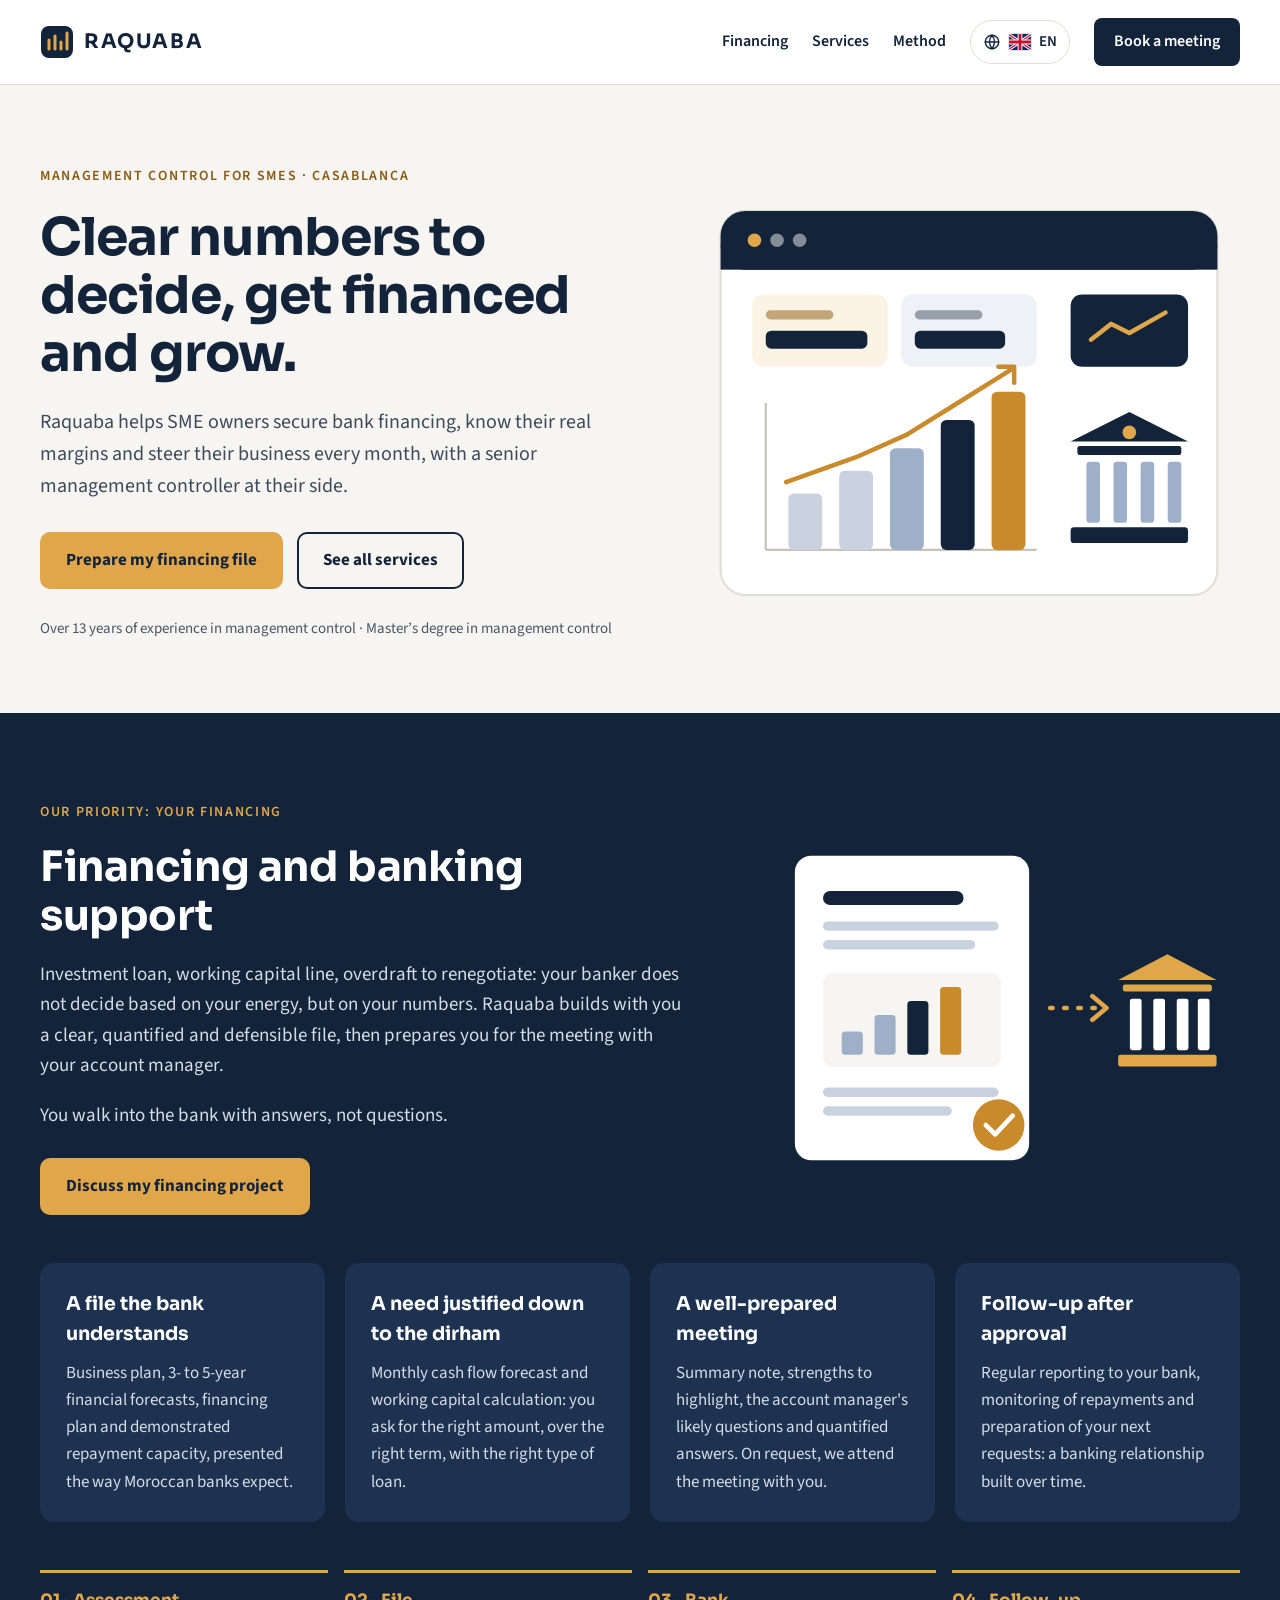
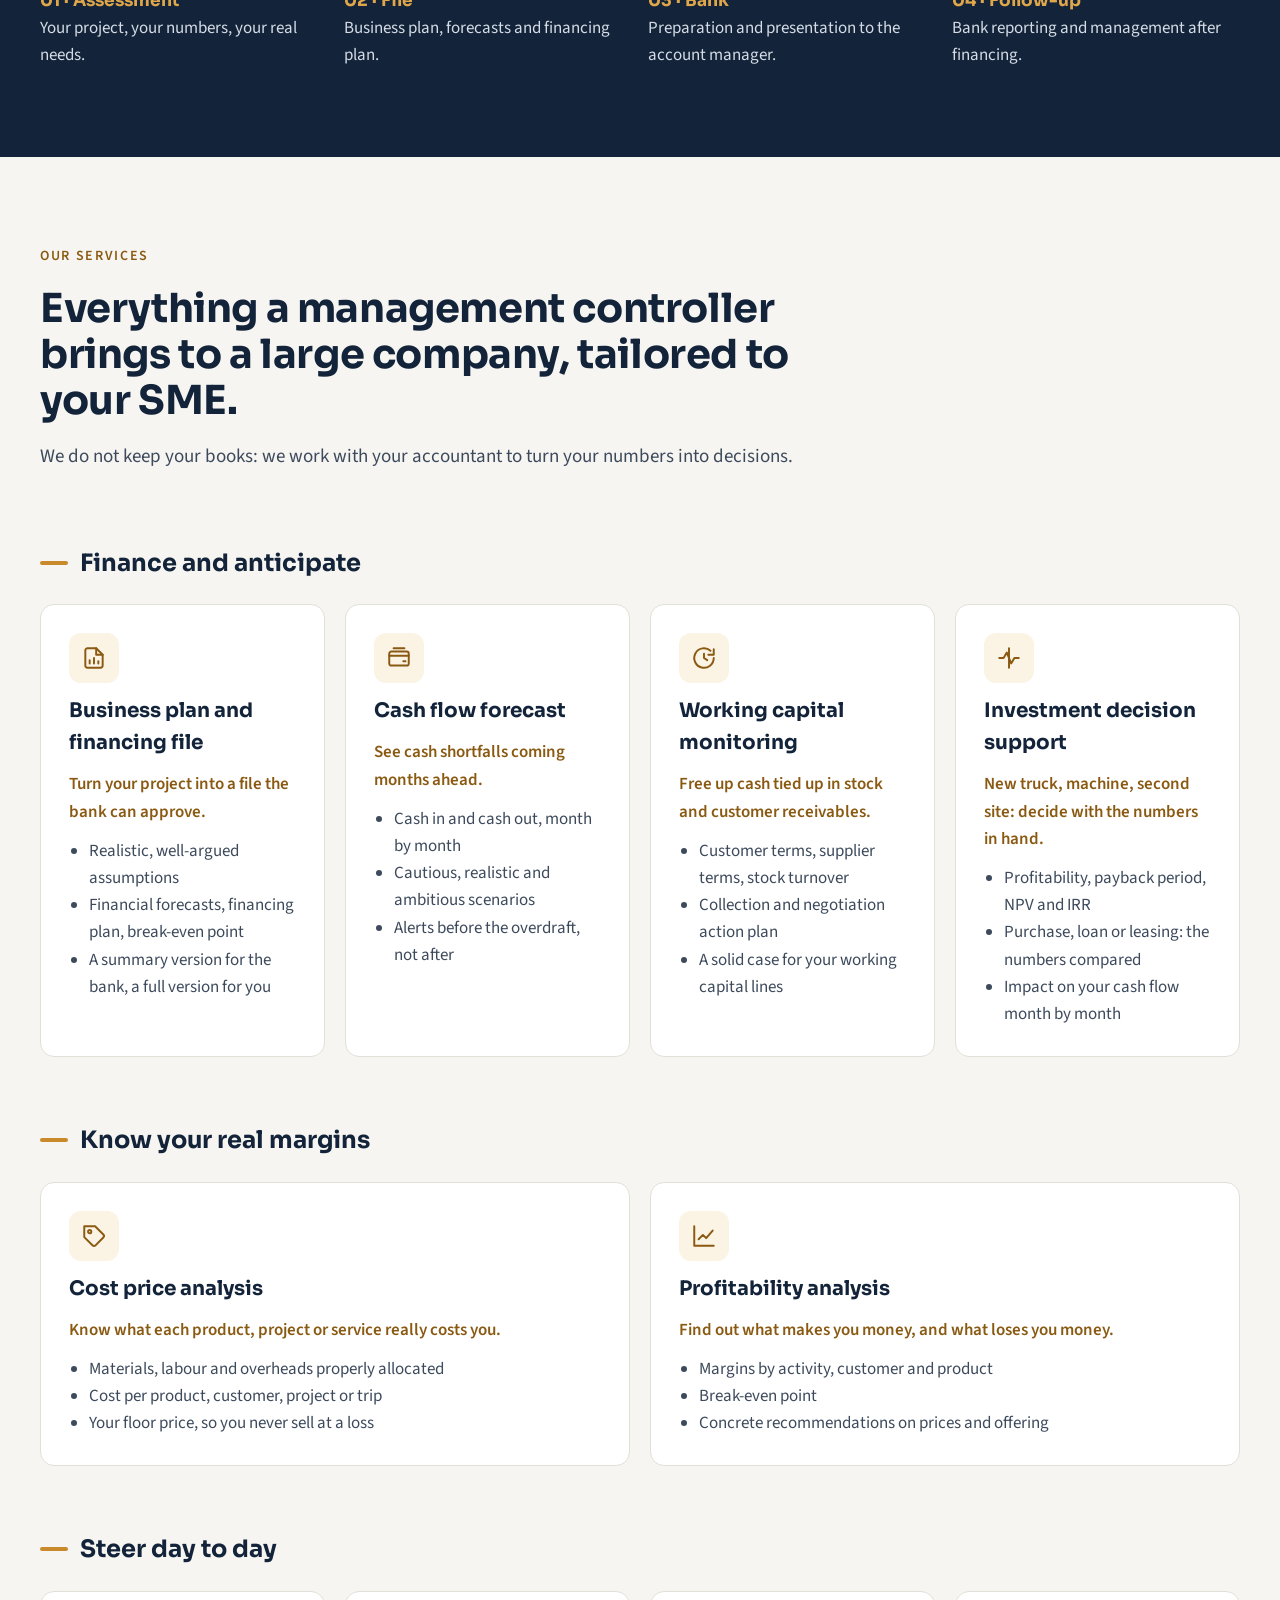
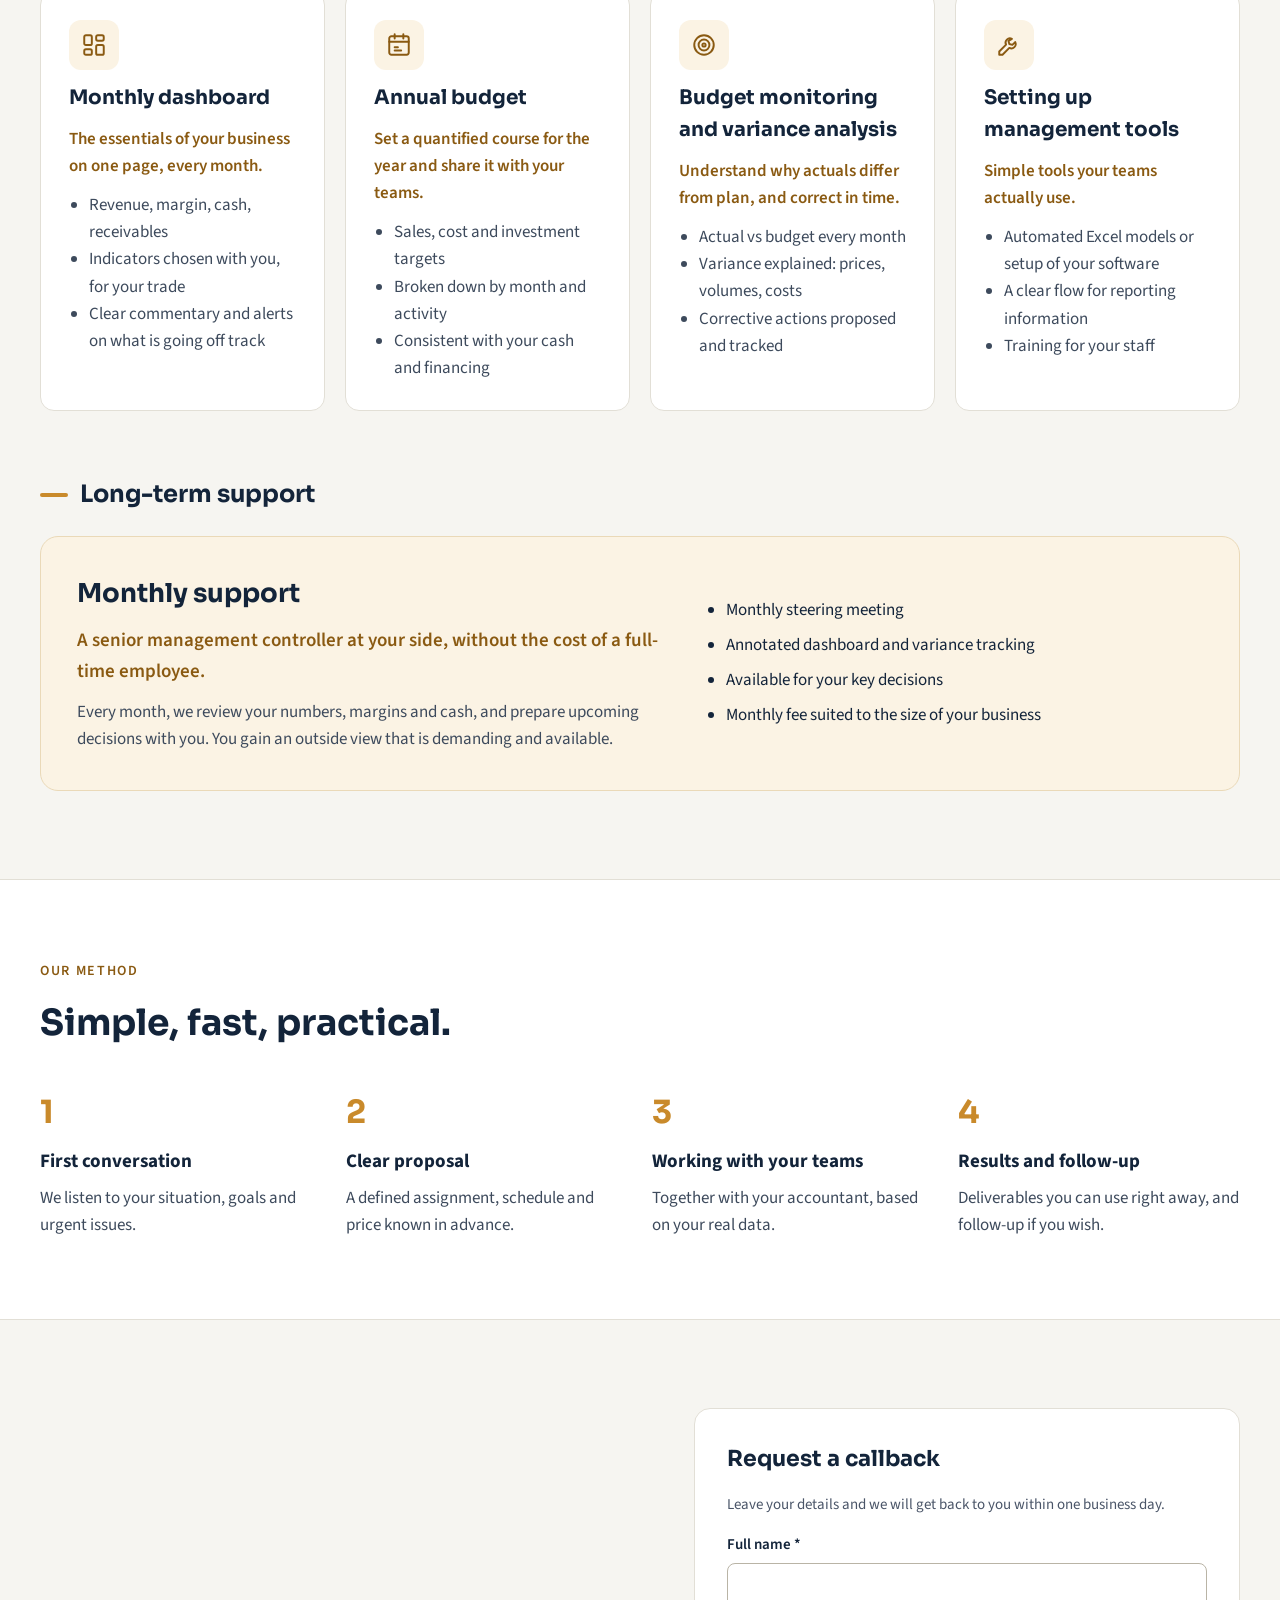
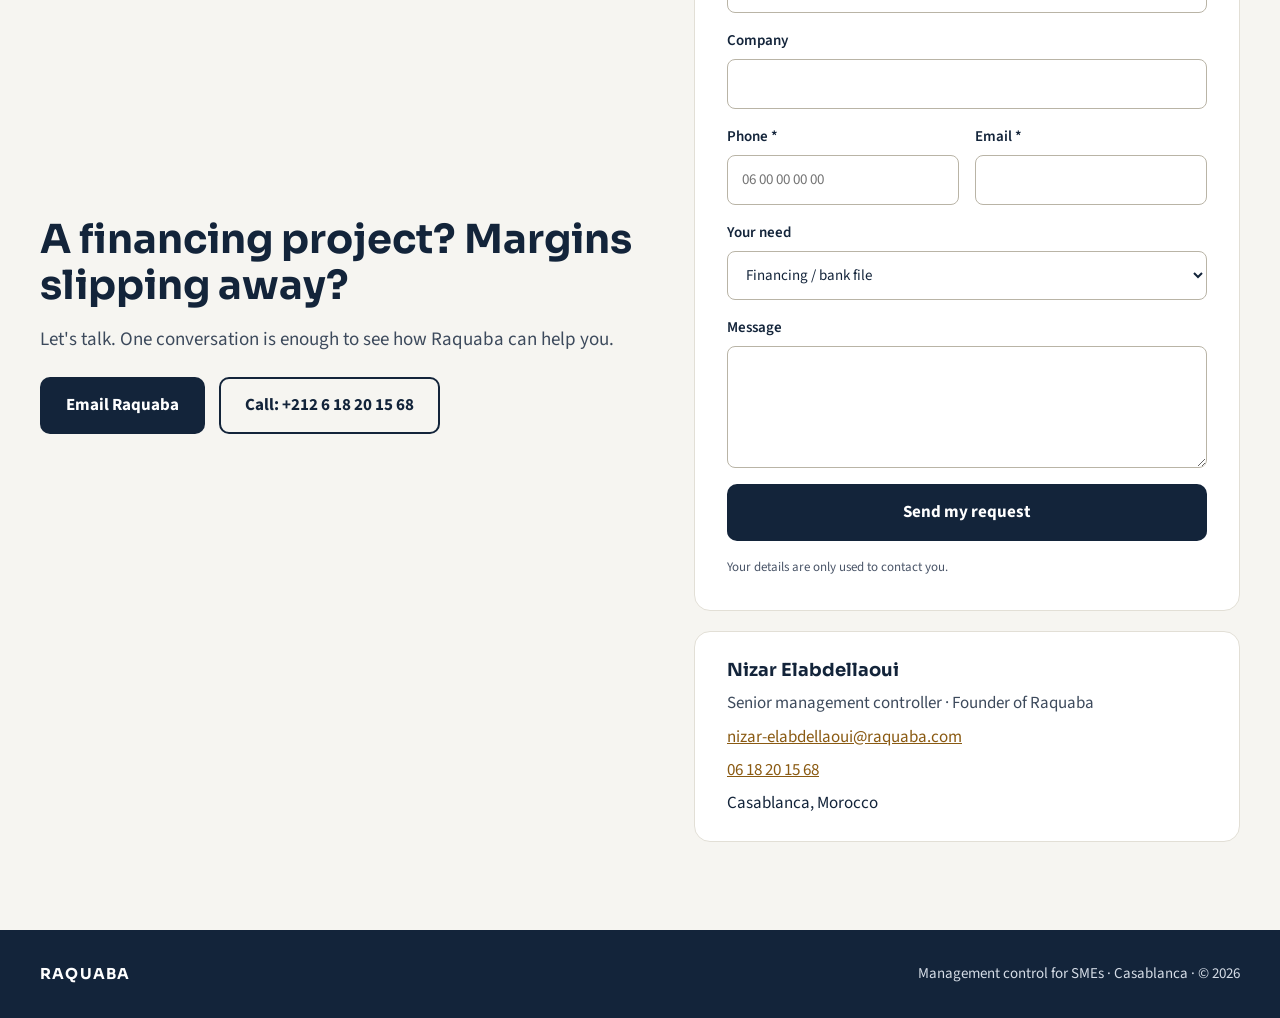
<file: en/index.html>
<!doctype html>
<html lang="en">
<head>
<meta charset="utf-8">
<meta name="viewport" content="width=device-width, initial-scale=1">
<title>Raquaba – Management control for SMEs in Casablanca</title>
<meta name="description" content="Raquaba supports SMEs in Morocco: bank financing files, business plans, cost price, profitability, dashboards, budgets, cash flow and monthly support.">
<link rel="icon" href="data:image/svg+xml,%3Csvg xmlns='http://www.w3.org/2000/svg' viewBox='0 0 34 34'%3E%3Crect x='1' y='1' width='32' height='32' rx='8' fill='%2313243A'/%3E%3Cpath d='M9 24V15M15 24V11M21 24V17M27 24V8' stroke='%23E0A64A' stroke-width='3' stroke-linecap='round'/%3E%3C/svg%3E">
<link rel="preconnect" href="https://fonts.googleapis.com">
<link rel="stylesheet" href="https://fonts.googleapis.com/css2?family=Sora:wght@500;600;700&amp;family=Source+Sans+3:wght@400;600&amp;display=swap">
<link rel="stylesheet" href="../styles.css">
<link rel="alternate" hreflang="fr" href="https://www.raquaba.com/">
<link rel="alternate" hreflang="en" href="https://www.raquaba.com/en/">
<link rel="alternate" hreflang="ar" href="https://www.raquaba.com/ar/">
<link rel="alternate" hreflang="zh" href="https://www.raquaba.com/zh/">
<link rel="alternate" hreflang="x-default" href="https://www.raquaba.com/">
</head>
<body>
<div id="lang-tip" role="region" aria-label="Language"><div><p style="margin:0"><span></span> <a href="./"></a></p><button type="button" aria-label="Fermer / Close">×</button></div></div>
<div class="k1">
<header class="k2">
<div class="k3">
<a href="#accueil" class="k4">
<svg width="34" height="34" viewBox="0 0 34 34" aria-hidden="true"><rect x="1" y="1" width="32" height="32" rx="8" fill="#13243A"></rect><path d="M9 24V15M15 24V11M21 24V17M27 24V8" stroke="#E0A64A" stroke-width="3" stroke-linecap="round"></path></svg>
<span class="k5">RAQUABA</span>
</a>
<nav aria-label="Main navigation" class="k6">
<a href="#financement" class="k7">Financing</a>
<a href="#services" class="k7">Services</a>
<a href="#methode" class="k7">Method</a>
<details class="lang"><summary aria-label="Choose language"><svg width="18" height="18" viewBox="0 0 24 24" fill="none" stroke="currentColor" stroke-width="1.8" stroke-linecap="round" stroke-linejoin="round" aria-hidden="true"><circle cx="12" cy="12" r="9"></circle><path d="M3 12h18M12 3a14 14 0 0 1 0 18M12 3a14 14 0 0 0 0 18"></path></svg><svg class="flag" width="22" height="16" viewBox="0 0 30 20" preserveAspectRatio="xMidYMid slice" aria-hidden="true"><rect width="30" height="20" fill="#012169"></rect><path d="M0 0L30 20M30 0L0 20" stroke="#FFFFFF" stroke-width="4"></path><path d="M0 0L30 20M30 0L0 20" stroke="#C8102E" stroke-width="1.5"></path><path d="M15 0V20M0 10H30" stroke="#FFFFFF" stroke-width="6"></path><path d="M15 0V20M0 10H30" stroke="#C8102E" stroke-width="3.5"></path></svg><span>EN</span></summary><ul><li><a href="../" hreflang="fr" lang="fr" data-setlang="fr"><svg class="flag" width="22" height="16" viewBox="0 0 30 20" preserveAspectRatio="xMidYMid slice" aria-hidden="true"><rect width="10" height="20" fill="#0055A4"></rect><rect x="10" width="10" height="20" fill="#FFFFFF"></rect><rect x="20" width="10" height="20" fill="#EF4135"></rect></svg>Français</a></li><li><a href="../en/" hreflang="en" lang="en" data-setlang="en" aria-current="page"><svg class="flag" width="22" height="16" viewBox="0 0 30 20" preserveAspectRatio="xMidYMid slice" aria-hidden="true"><rect width="30" height="20" fill="#012169"></rect><path d="M0 0L30 20M30 0L0 20" stroke="#FFFFFF" stroke-width="4"></path><path d="M0 0L30 20M30 0L0 20" stroke="#C8102E" stroke-width="1.5"></path><path d="M15 0V20M0 10H30" stroke="#FFFFFF" stroke-width="6"></path><path d="M15 0V20M0 10H30" stroke="#C8102E" stroke-width="3.5"></path></svg>English</a></li><li><a href="../ar/" hreflang="ar" lang="ar" data-setlang="ar"><svg class="flag" width="22" height="16" viewBox="0 0 30 20" preserveAspectRatio="xMidYMid slice" aria-hidden="true"><rect width="30" height="20" fill="#C1272D"></rect><path d="M15.00 5.60L17.94 14.65L10.24 9.05L19.76 9.05L12.06 14.65Z" fill="none" stroke="#006233" stroke-width="1" stroke-linejoin="round"></path></svg>العربية</a></li><li><a href="../zh/" hreflang="zh" lang="zh" data-setlang="zh"><svg class="flag" width="22" height="16" viewBox="0 0 30 20" preserveAspectRatio="xMidYMid slice" aria-hidden="true"><rect width="30" height="20" fill="#EE1C25"></rect><path d="M5.00 2.00L6.76 7.43L2.15 4.07L7.85 4.07L3.24 7.43Z" fill="#FFDE00"></path><path d="M10.00 1.00L10.59 2.81L9.05 1.69L10.95 1.69L9.41 2.81ZM12.00 3.00L12.59 4.81L11.05 3.69L12.95 3.69L11.41 4.81ZM12.00 6.00L12.59 7.81L11.05 6.69L12.95 6.69L11.41 7.81ZM10.00 8.00L10.59 9.81L9.05 8.69L10.95 8.69L9.41 9.81Z" fill="#FFDE00"></path></svg>中文</a></li></ul></details>
<a href="#contact" class="k8">Book a meeting</a>
</nav>
</div>
</header>
<section id="accueil" class="k9">
<div class="k10">
<p class="k11">Management control for SMEs · Casablanca</p>
<h1 class="k12">Clear numbers to decide, get financed and grow.</h1>
<p class="k13">Raquaba helps SME owners secure bank financing, know their real margins and steer their business every month, with a senior management controller at their side.</p>
<div class="k14">
<a href="#financement" class="k15">Prepare my financing file</a>
<a href="#services" class="k16">See all services</a>
</div>
<p class="k17">Over 13 years of experience in management control · Master’s degree in management control</p>
</div>
<figure class="k18">
<img src="../img/hero.svg" alt="Illustration: a dashboard with a rising chart and a bank" width="480" height="400" style="width:100%;height:auto;display:block">
</figure>
</section>
<section id="financement" class="k19">
<div class="k20">
<div class="k21">
<div class="k22">
<p class="k23">Our priority: your financing</p>
<h2 class="k24">Financing and banking support</h2>
<p class="k25">Investment loan, working capital line, overdraft to renegotiate: your banker does not decide based on your energy, but on your numbers. Raquaba builds with you a clear, quantified and defensible file, then prepares you for the meeting with your account manager.</p>
<p class="k25">You walk into the bank with answers, not questions.</p>
<div class="k26">
<a href="#contact" class="k15">Discuss my financing project</a>
</div>
</div>
<figure class="k27">
<img src="../img/dossier.svg" alt="Illustration: a financing file handed to a bank" width="420" height="340" style="width:100%;height:auto;display:block">
</figure>
</div>
<div class="k28">
<div class="k29">
<h3 class="k30">A file the bank understands</h3>
<p class="k31">Business plan, 3- to 5-year financial forecasts, financing plan and demonstrated repayment capacity, presented the way Moroccan banks expect.</p>
</div>
<div class="k29">
<h3 class="k30">A need justified down to the dirham</h3>
<p class="k31">Monthly cash flow forecast and working capital calculation: you ask for the right amount, over the right term, with the right type of loan.</p>
</div>
<div class="k29">
<h3 class="k30">A well-prepared meeting</h3>
<p class="k31">Summary note, strengths to highlight, the account manager's likely questions and quantified answers. On request, we attend the meeting with you.</p>
</div>
<div class="k29">
<h3 class="k30">Follow-up after approval</h3>
<p class="k31">Regular reporting to your bank, monitoring of repayments and preparation of your next requests: a banking relationship built over time.</p>
</div>
</div>
<ol class="k32">
<li class="k33"><strong class="k34">01 · Assessment</strong><br><span class="k35">Your project, your numbers, your real needs.</span></li>
<li class="k33"><strong class="k34">02 · File</strong><br><span class="k35">Business plan, forecasts and financing plan.</span></li>
<li class="k33"><strong class="k34">03 · Bank</strong><br><span class="k35">Preparation and presentation to the account manager.</span></li>
<li class="k33"><strong class="k34">04 · Follow-up</strong><br><span class="k35">Bank reporting and management after financing.</span></li>
</ol>
</div>
</section>
<section id="services" class="k36">
<p class="k11">Our services</p>
<h2 class="k37">Everything a management controller brings to a large company, tailored to your SME.</h2>
<p class="k38">We do not keep your books: we work with your accountant to turn your numbers into decisions.</p>
</section>
<section aria-labelledby="g1" class="k39">
<h3 id="g1" class="k40"><span class="k41"></span>Finance and anticipate</h3>
<div class="k42">
<article class="k43">
<div class="k44"><svg width="26" height="26" viewBox="0 0 24 24" fill="none" stroke="#8A5A12" stroke-width="1.8" stroke-linecap="round" stroke-linejoin="round" aria-hidden="true"><path d="M14 3H6a2 2 0 0 0-2 2v14a2 2 0 0 0 2 2h12a2 2 0 0 0 2-2V9z"></path><path d="M14 3v6h6M8 17v-3M12 17v-5M16 17v-2"></path></svg></div>
<h4 class="k45">Business plan and financing file</h4>
<p class="k46">Turn your project into a file the bank can approve.</p>
<ul class="k47">
<li>Realistic, well-argued assumptions</li>
<li>Financial forecasts, financing plan, break-even point</li>
<li>A summary version for the bank, a full version for you</li>
</ul>
</article>
<article class="k43">
<div class="k44"><svg width="26" height="26" viewBox="0 0 24 24" fill="none" stroke="#8A5A12" stroke-width="1.8" stroke-linecap="round" stroke-linejoin="round" aria-hidden="true"><rect x="3" y="6" width="18" height="13" rx="2"></rect><path d="M3 10h18M16 15h2"></path><path d="M7 3h10"></path></svg></div>
<h4 class="k45">Cash flow forecast</h4>
<p class="k46">See cash shortfalls coming months ahead.</p>
<ul class="k47">
<li>Cash in and cash out, month by month</li>
<li>Cautious, realistic and ambitious scenarios</li>
<li>Alerts before the overdraft, not after</li>
</ul>
</article>
<article class="k43">
<div class="k44"><svg width="26" height="26" viewBox="0 0 24 24" fill="none" stroke="#8A5A12" stroke-width="1.8" stroke-linecap="round" stroke-linejoin="round" aria-hidden="true"><path d="M21 12a9 9 0 1 1-3-6.7"></path><path d="M21 4v5h-5"></path><path d="M12 8v4l3 2"></path></svg></div>
<h4 class="k45">Working capital monitoring</h4>
<p class="k46">Free up cash tied up in stock and customer receivables.</p>
<ul class="k47">
<li>Customer terms, supplier terms, stock turnover</li>
<li>Collection and negotiation action plan</li>
<li>A solid case for your working capital lines</li>
</ul>
</article>
<article class="k43">
<div class="k44"><svg width="26" height="26" viewBox="0 0 24 24" fill="none" stroke="#8A5A12" stroke-width="1.8" stroke-linecap="round" stroke-linejoin="round" aria-hidden="true"><path d="M12 3v18M3 12h4l3-5 4 10 3-5h4"></path></svg></div>
<h4 class="k45">Investment decision support</h4>
<p class="k46">New truck, machine, second site: decide with the numbers in hand.</p>
<ul class="k47">
<li>Profitability, payback period, NPV and IRR</li>
<li>Purchase, loan or leasing: the numbers compared</li>
<li>Impact on your cash flow month by month</li>
</ul>
</article>
</div>
</section>
<section aria-labelledby="g2" class="k39">
<h3 id="g2" class="k40"><span class="k41"></span>Know your real margins</h3>
<div class="k42">
<article class="k43">
<div class="k44"><svg width="26" height="26" viewBox="0 0 24 24" fill="none" stroke="#8A5A12" stroke-width="1.8" stroke-linecap="round" stroke-linejoin="round" aria-hidden="true"><path d="M20.6 13.4 13.4 20.6a2 2 0 0 1-2.8 0L3 13V3h10l7.6 7.6a2 2 0 0 1 0 2.8z"></path><circle cx="8" cy="8" r="1.5"></circle></svg></div>
<h4 class="k45">Cost price analysis</h4>
<p class="k46">Know what each product, project or service really costs you.</p>
<ul class="k47">
<li>Materials, labour and overheads properly allocated</li>
<li>Cost per product, customer, project or trip</li>
<li>Your floor price, so you never sell at a loss</li>
</ul>
</article>
<article class="k43">
<div class="k44"><svg width="26" height="26" viewBox="0 0 24 24" fill="none" stroke="#8A5A12" stroke-width="1.8" stroke-linecap="round" stroke-linejoin="round" aria-hidden="true"><path d="M3 3v18h18"></path><path d="M7 15l4-4 3 3 6-7"></path></svg></div>
<h4 class="k45">Profitability analysis</h4>
<p class="k46">Find out what makes you money, and what loses you money.</p>
<ul class="k47">
<li>Margins by activity, customer and product</li>
<li>Break-even point</li>
<li>Concrete recommendations on prices and offering</li>
</ul>
</article>
</div>
</section>
<section aria-labelledby="g3" class="k39">
<h3 id="g3" class="k40"><span class="k41"></span>Steer day to day</h3>
<div class="k42">
<article class="k43">
<div class="k44"><svg width="26" height="26" viewBox="0 0 24 24" fill="none" stroke="#8A5A12" stroke-width="1.8" stroke-linecap="round" stroke-linejoin="round" aria-hidden="true"><rect x="3" y="3" width="7" height="9" rx="1.5"></rect><rect x="14" y="3" width="7" height="5" rx="1.5"></rect><rect x="14" y="12" width="7" height="9" rx="1.5"></rect><rect x="3" y="16" width="7" height="5" rx="1.5"></rect></svg></div>
<h4 class="k45">Monthly dashboard</h4>
<p class="k46">The essentials of your business on one page, every month.</p>
<ul class="k47">
<li>Revenue, margin, cash, receivables</li>
<li>Indicators chosen with you, for your trade</li>
<li>Clear commentary and alerts on what is going off track</li>
</ul>
</article>
<article class="k43">
<div class="k44"><svg width="26" height="26" viewBox="0 0 24 24" fill="none" stroke="#8A5A12" stroke-width="1.8" stroke-linecap="round" stroke-linejoin="round" aria-hidden="true"><rect x="3" y="4" width="18" height="17" rx="2"></rect><path d="M3 9h18M8 2v4M16 2v4M8 14h3M8 17h6"></path></svg></div>
<h4 class="k45">Annual budget</h4>
<p class="k46">Set a quantified course for the year and share it with your teams.</p>
<ul class="k47">
<li>Sales, cost and investment targets</li>
<li>Broken down by month and activity</li>
<li>Consistent with your cash and financing</li>
</ul>
</article>
<article class="k43">
<div class="k44"><svg width="26" height="26" viewBox="0 0 24 24" fill="none" stroke="#8A5A12" stroke-width="1.8" stroke-linecap="round" stroke-linejoin="round" aria-hidden="true"><circle cx="12" cy="12" r="9"></circle><circle cx="12" cy="12" r="5"></circle><circle cx="12" cy="12" r="1.5"></circle></svg></div>
<h4 class="k45">Budget monitoring and variance analysis</h4>
<p class="k46">Understand why actuals differ from plan, and correct in time.</p>
<ul class="k47">
<li>Actual vs budget every month</li>
<li>Variance explained: prices, volumes, costs</li>
<li>Corrective actions proposed and tracked</li>
</ul>
</article>
<article class="k43">
<div class="k44"><svg width="26" height="26" viewBox="0 0 24 24" fill="none" stroke="#8A5A12" stroke-width="1.8" stroke-linecap="round" stroke-linejoin="round" aria-hidden="true"><path d="M14.7 6.3a4 4 0 0 0-5.4 5.4L3 18v3h3l6.3-6.3a4 4 0 0 0 5.4-5.4l-2.6 2.6-2.8-.8-.8-2.8z"></path></svg></div>
<h4 class="k45">Setting up management tools</h4>
<p class="k46">Simple tools your teams actually use.</p>
<ul class="k47">
<li>Automated Excel models or setup of your software</li>
<li>A clear flow for reporting information</li>
<li>Training for your staff</li>
</ul>
</article>
</div>
</section>
<section aria-labelledby="g4" class="k48">
<h3 id="g4" class="k40"><span class="k41"></span>Long-term support</h3>
<article class="k49">
<div class="k50">
<h4 class="k51">Monthly support</h4>
<p class="k52">A senior management controller at your side, without the cost of a full-time employee.</p>
<p class="k53">Every month, we review your numbers, margins and cash, and prepare upcoming decisions with you. You gain an outside view that is demanding and available.</p>
</div>
<ul class="k54">
<li>Monthly steering meeting</li>
<li>Annotated dashboard and variance tracking</li>
<li>Available for your key decisions</li>
<li>Monthly fee suited to the size of your business</li>
</ul>
</article>
</section>
<section id="methode" class="k55">
<div class="k56">
<div class="k57">
<p class="k11">Our method</p>
<h2 class="k58">Simple, fast, practical.</h2>
</div>
<ol class="k59">
<li class="k60"><span class="k61">1</span><strong class="k62">First conversation</strong><span class="k63">We listen to your situation, goals and urgent issues.</span></li>
<li class="k60"><span class="k61">2</span><strong class="k62">Clear proposal</strong><span class="k63">A defined assignment, schedule and price known in advance.</span></li>
<li class="k60"><span class="k61">3</span><strong class="k62">Working with your teams</strong><span class="k63">Together with your accountant, based on your real data.</span></li>
<li class="k60"><span class="k61">4</span><strong class="k62">Results and follow-up</strong><span class="k63">Deliverables you can use right away, and follow-up if you wish.</span></li>
</ol>
</div>
</section>
<section id="contact" class="k64">
<div class="k65">
<h2 class="k66">A financing project? Margins slipping away?</h2>
<p class="k67">Let's talk. One conversation is enough to see how Raquaba can help you.</p>
<div class="k26">
<a href="mailto:nizar-elabdellaoui@raquaba.com" class="k68">Email Raquaba</a>
<a href="tel:+212618201568" class="k16">Call: +212 6 18 20 15 68</a>
</div>
</div>
<div class="k69">
<form id="lead-form" action="https://docs.google.com/forms/d/e/1FAIpQLScDGaFM1QpP3_GeZGRz48p5IR_irB0QYR5ECFLorAMsjhHCig/formResponse" method="POST" target="gf-sink" aria-labelledby="form-titre" class="k70">
<h3 id="form-titre" class="k71">Request a callback</h3>
<p class="k72">Leave your details and we will get back to you within one business day.</p>
<label for="f-nom" class="k73">Full name *
<input id="f-nom" name="entry.403855377" type="text" required autocomplete="name" class="k74">
</label>
<label for="f-entreprise" class="k73">Company
<input id="f-entreprise" name="entry.327967625" type="text" autocomplete="organization" class="k74">
</label>
<div class="k75">
<label for="f-tel" class="k73">Phone *
<input id="f-tel" name="entry.511395440" type="tel" required autocomplete="tel" placeholder="06 00 00 00 00" class="k74">
</label>
<label for="f-email" class="k73">Email *
<input id="f-email" name="entry.851002025" type="email" required autocomplete="email" class="k74">
</label>
</div>
<label for="f-besoin" class="k73">Your need
<select id="f-besoin" name="entry.856353566" class="k74">
<option value="Financement / dossier bancaire">Financing / bank file</option>
<option value="Coût de revient et rentabilité">Cost price and profitability</option>
<option value="Tableau de bord et budget">Dashboard and budget</option>
<option value="Trésorerie et BFR">Cash flow and working capital</option>
<option value="Accompagnement mensuel">Monthly support</option>
<option value="Autre">Other</option>
</select>
</label>
<label for="f-message" class="k73">Message
<textarea id="f-message" name="entry.484109519" rows="4" class="k76"></textarea>
</label>
<button type="submit" class="k77">Send my request</button>
<p id="form-merci" role="status" class="k78">Thank you! Your request has been sent; we will get back to you shortly.</p>
<p class="k79">Your details are only used to contact you.</p>
</form>
<address class="k80">
<strong class="k81">Nizar Elabdellaoui</strong>
<span class="k63">Senior management controller · Founder of Raquaba</span>
<a href="mailto:nizar-elabdellaoui@raquaba.com">nizar-elabdellaoui@raquaba.com</a>
<a href="tel:+212618201568">06 18 20 15 68</a>
<span>Casablanca, Morocco</span>
</address>
</div>
</section>
<footer class="k82">
<div class="k83">
<span class="k84">RAQUABA</span>
<span>Management control for SMEs · Casablanca · © 2026</span>
</div>
</footer>
</div>
<iframe name="gf-sink" title="submission" class="k85"></iframe>
<script>
document.getElementById('lead-form').addEventListener('submit', function () {
  var f = this;
  setTimeout(function () { f.reset(); document.getElementById('form-merci').style.display = 'block'; }, 400);
});
</script>
<script>
(function(){try{var cur="en",pre="../",D={fr:"",en:"en/",ar:"ar/",zh:"zh/"},M={"fr":["Cette page est disponible en français.","Voir en français"],"en":["This page is available in English.","View in English"],"ar":["هذه الصفحة متوفرة بالعربية.","عرض بالعربية"],"zh":["本页面提供中文版本。","查看中文版"]};
document.querySelectorAll("[data-setlang]").forEach(function(a){a.addEventListener("click",function(){try{localStorage.setItem("rq-lang",a.getAttribute("data-setlang"))}catch(e){}})});
var saved=null;try{saved=localStorage.getItem("rq-lang")}catch(e){}if(saved)return;
var pref=(navigator.languages||[navigator.language||""]).map(function(l){return String(l).slice(0,2).toLowerCase()}).filter(function(l){return M[l]})[0];
if(!pref||pref===cur)return;var t=document.getElementById("lang-tip"),m=M[pref];
t.querySelector("span").textContent=m[0];var a=t.querySelector("a");a.textContent=m[1];a.href=(pre+D[pref])||"./";a.setAttribute("data-setlang",pref);a.setAttribute("lang",pref);
if(pref==="ar"){t.setAttribute("dir","rtl")}a.addEventListener("click",function(){try{localStorage.setItem("rq-lang",pref)}catch(e){}});
t.querySelector("button").addEventListener("click",function(){t.classList.remove("on");try{localStorage.setItem("rq-lang",cur)}catch(e){}});t.classList.add("on");
}catch(e){}})();
</script>
</body>
</html>
</file>
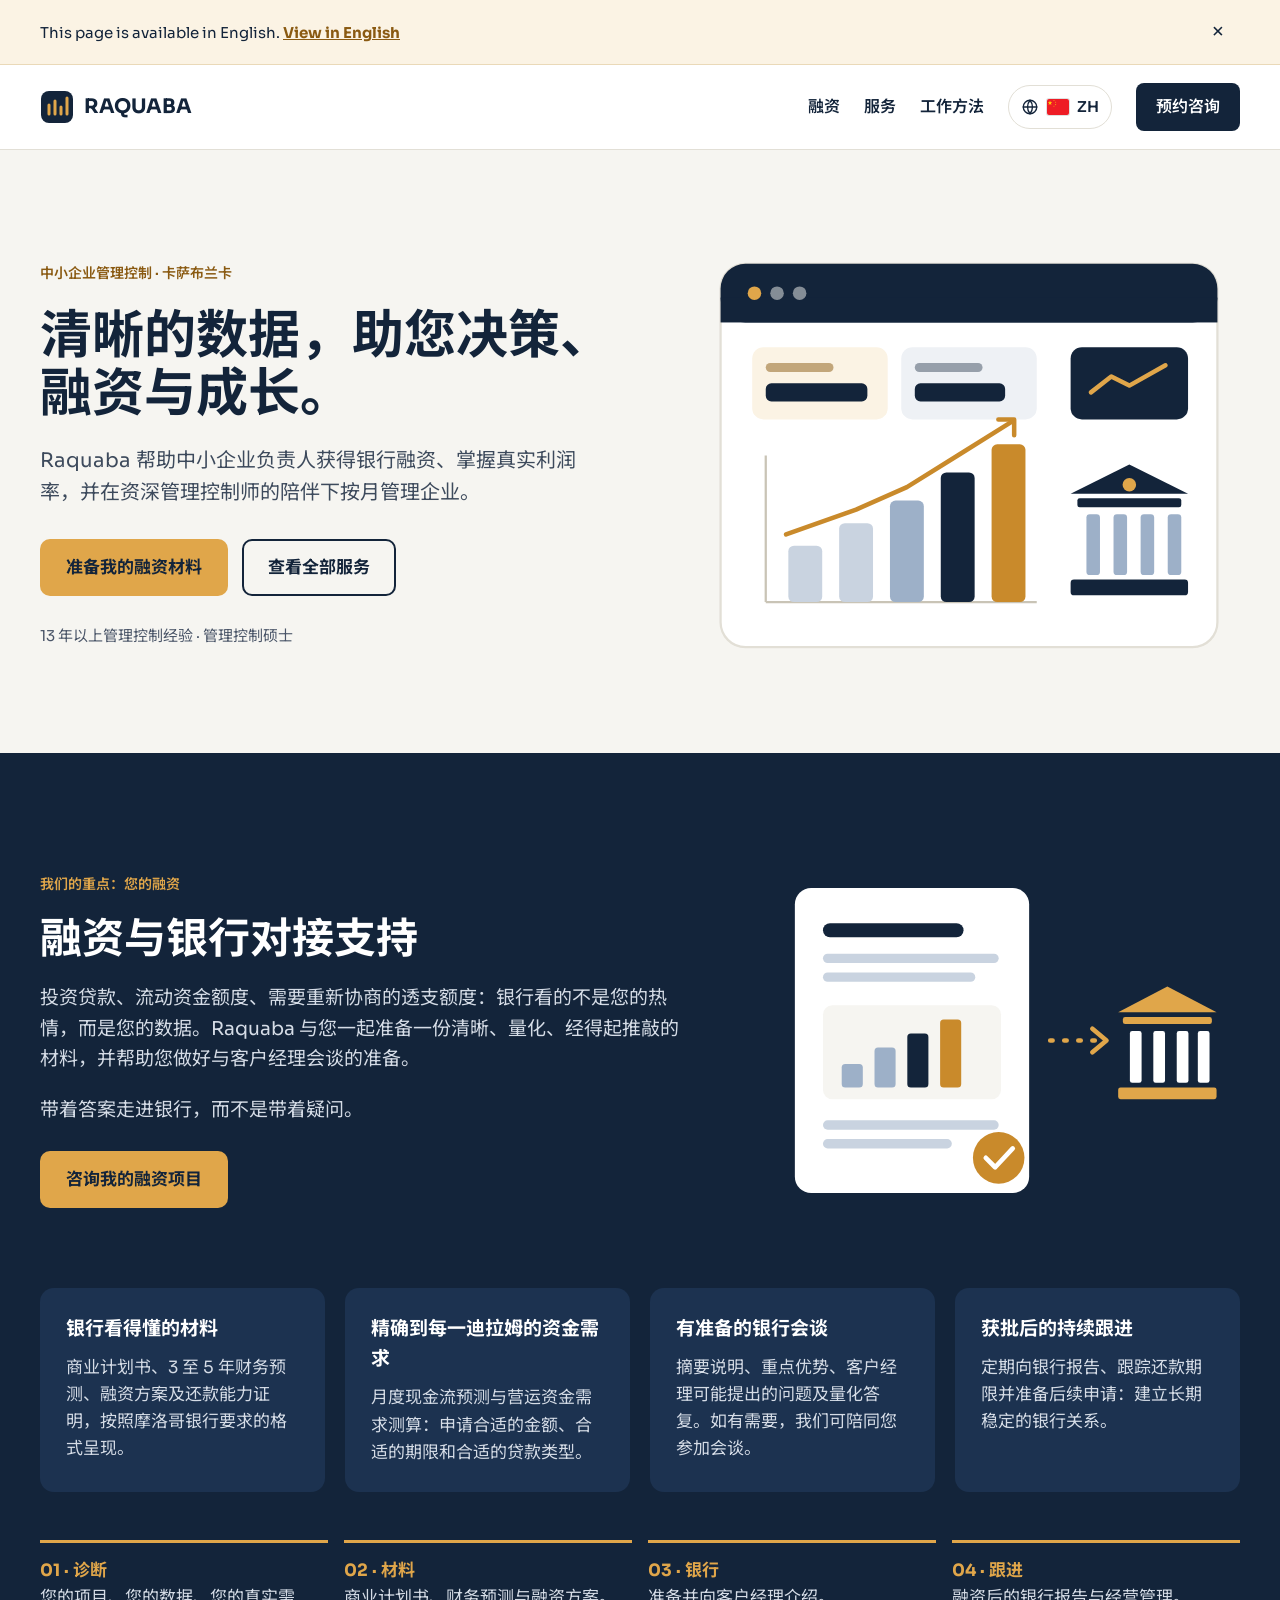
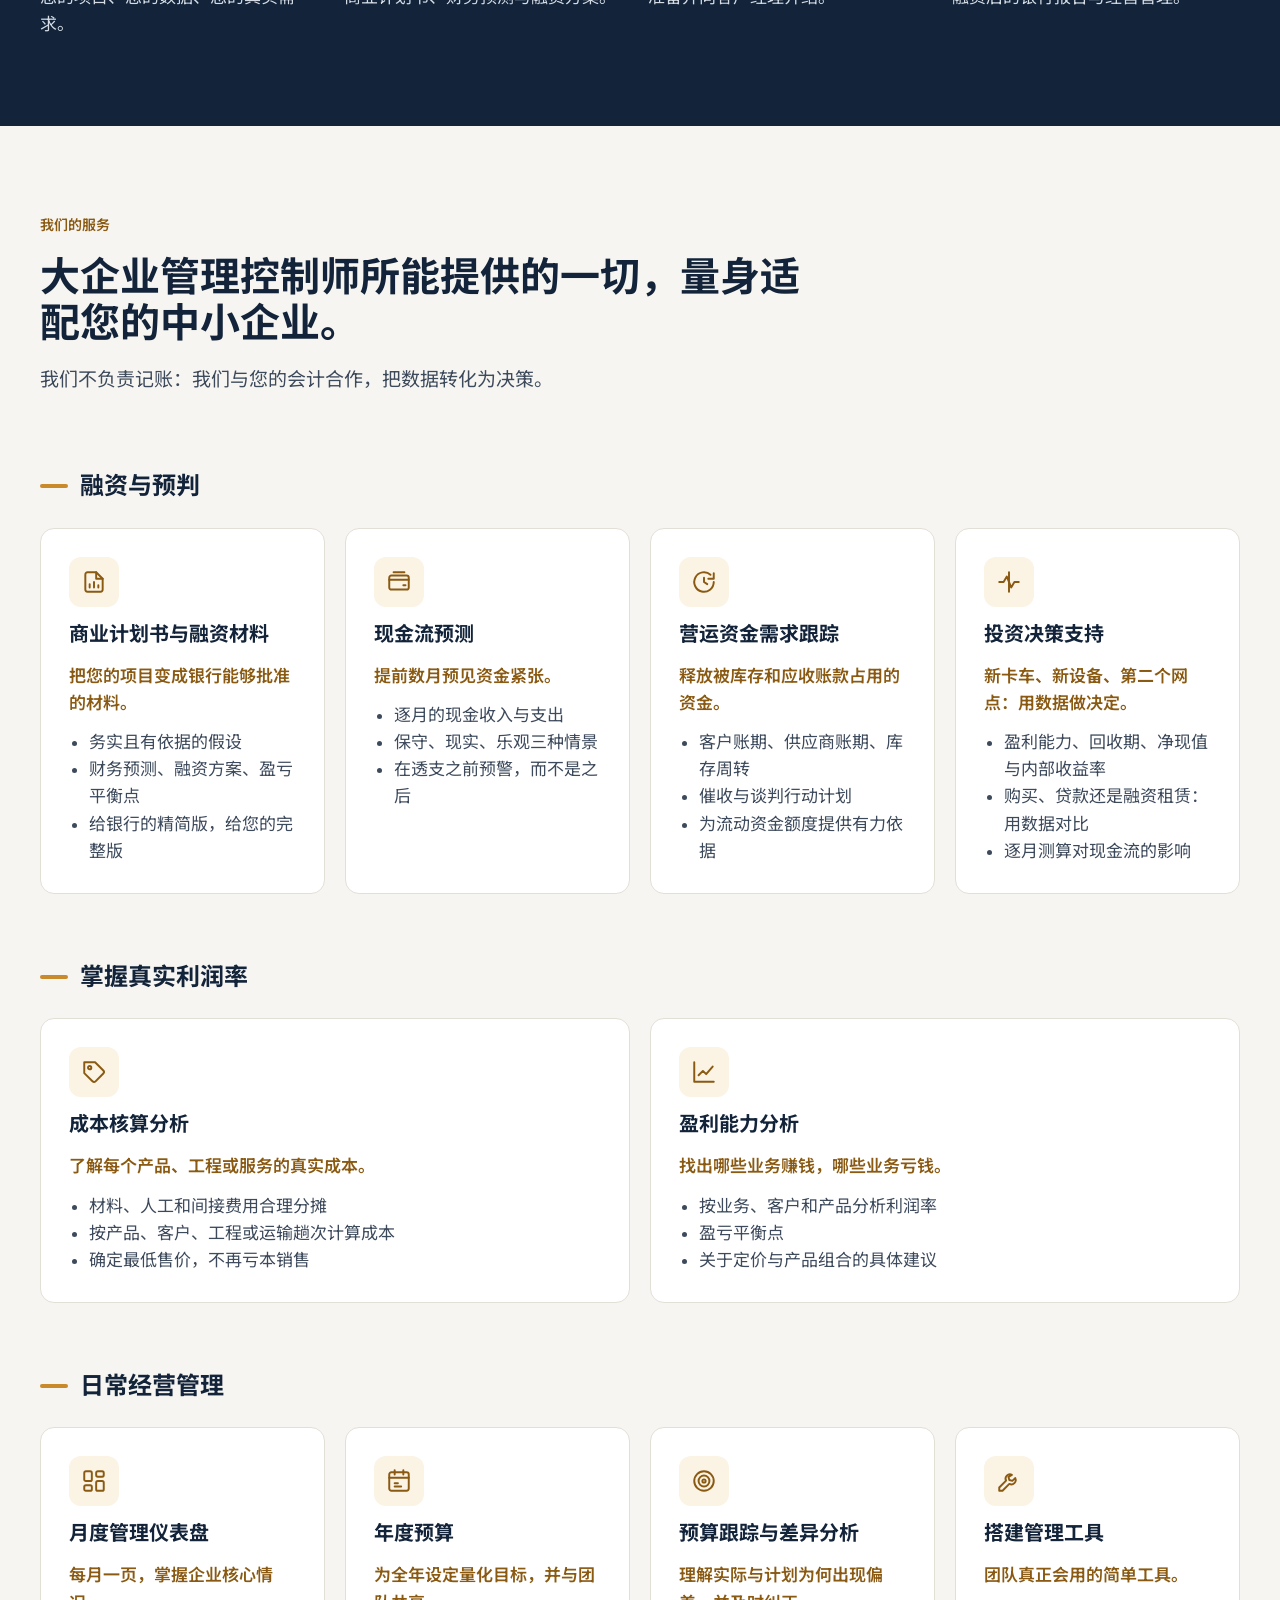
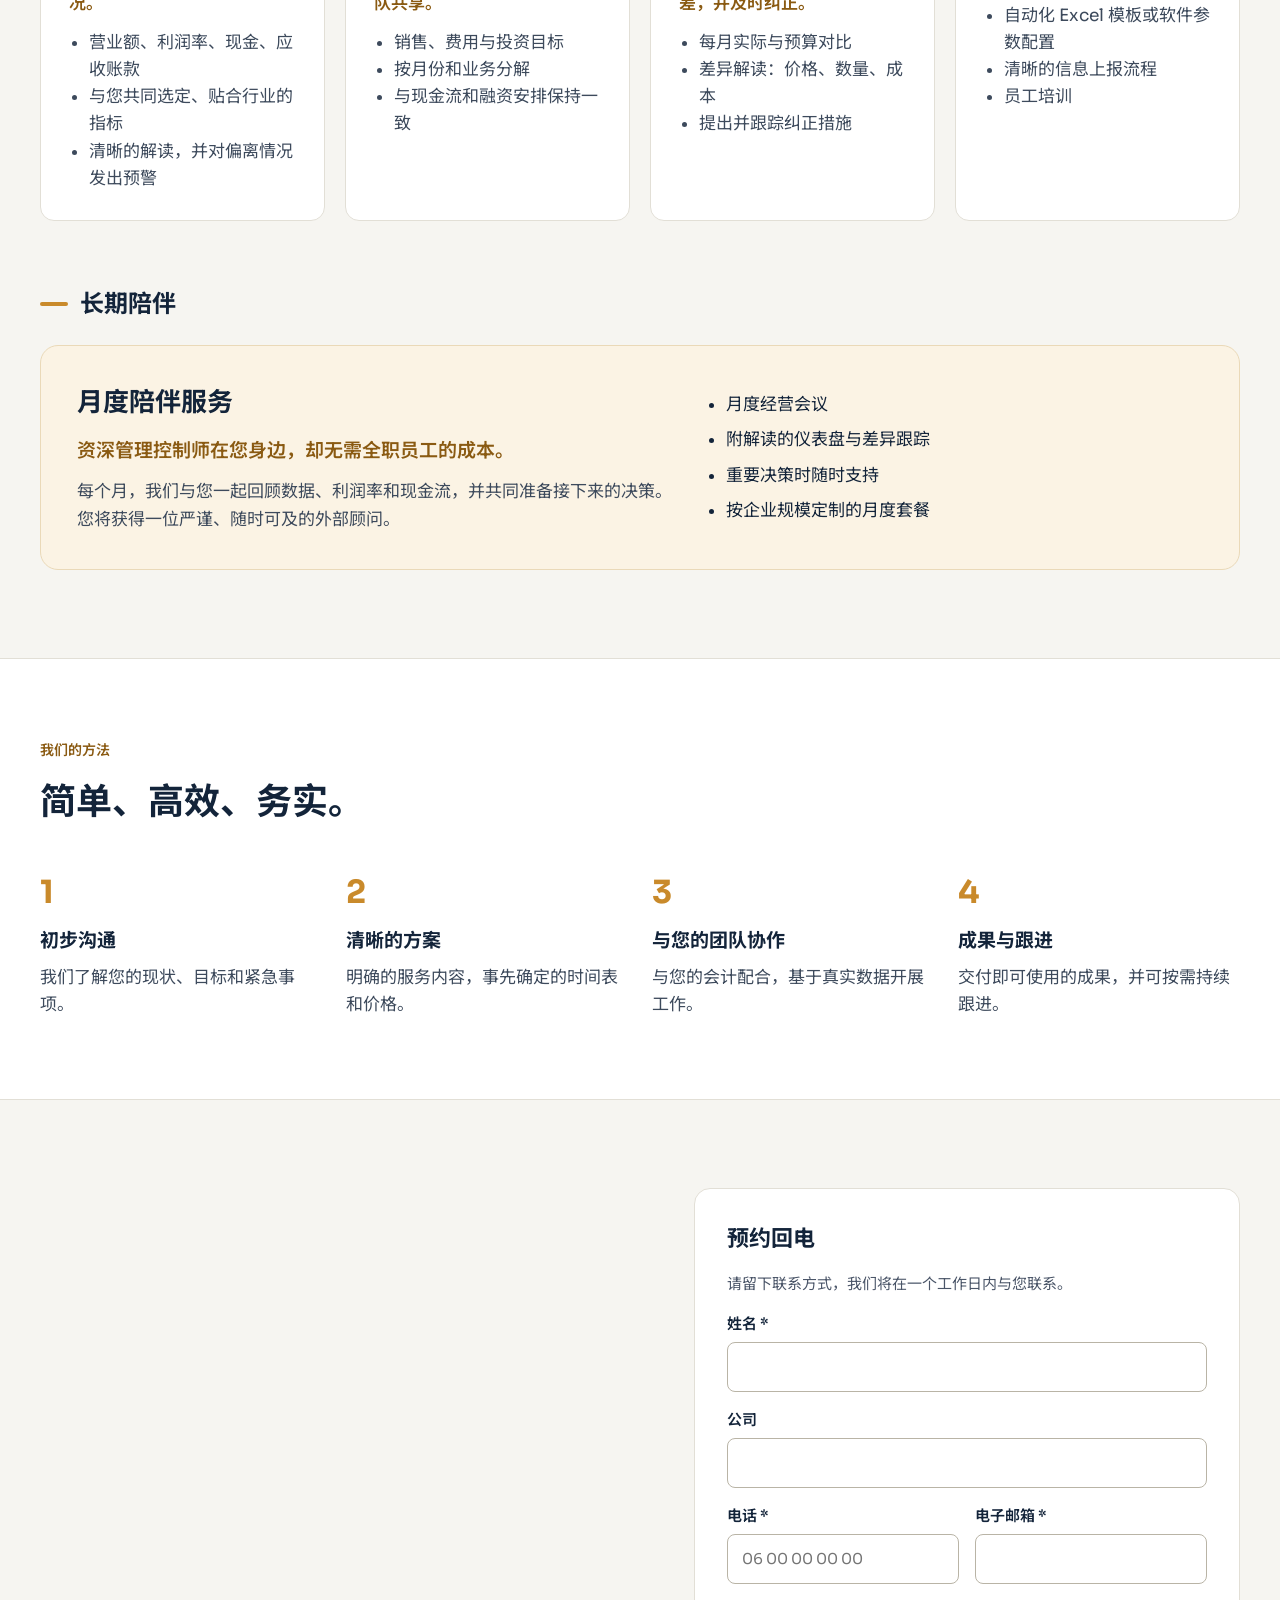
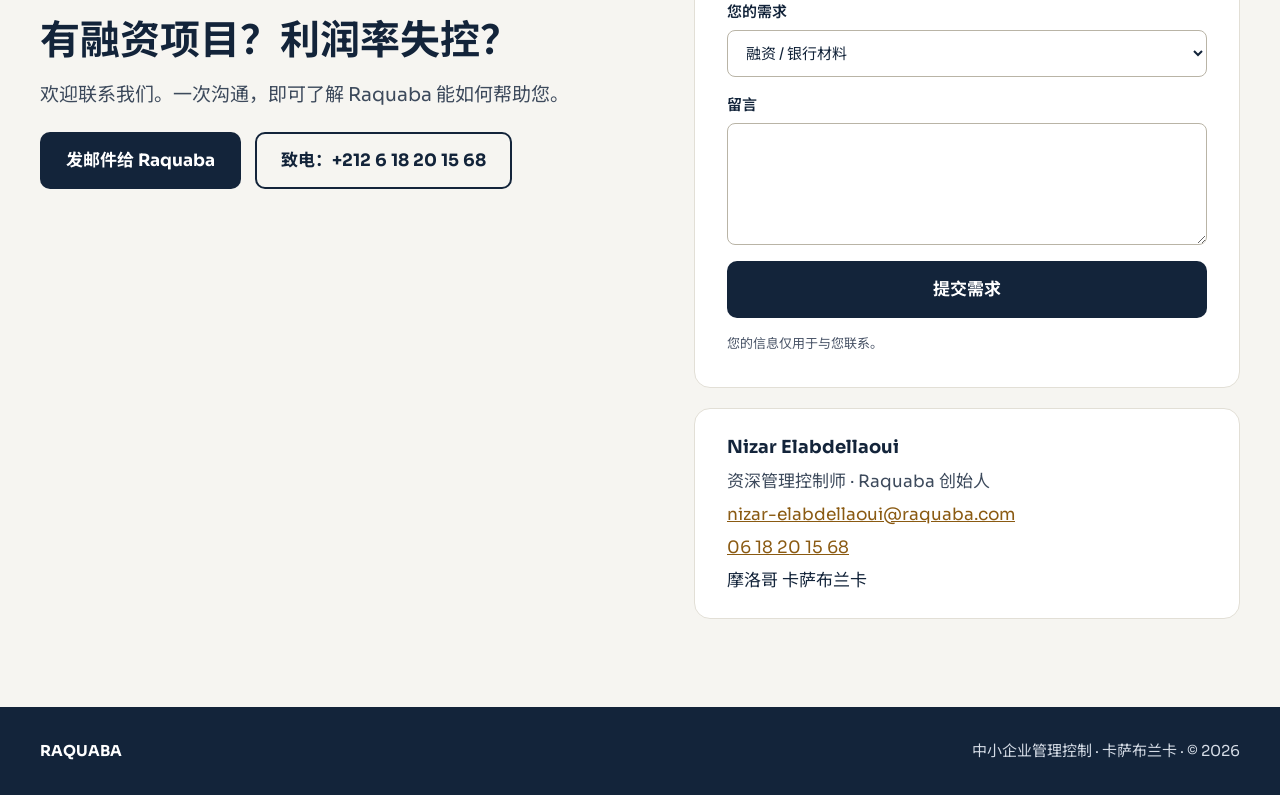
<file: zh/index.html>
<!doctype html>
<html lang="zh-Hans">
<head>
<meta charset="utf-8">
<meta name="viewport" content="width=device-width, initial-scale=1">
<title>Raquaba – 卡萨布兰卡中小企业管理控制</title>
<meta name="description" content="Raquaba 为摩洛哥中小企业提供支持：银行融资材料、商业计划书、成本核算、盈利分析、管理仪表盘、预算、现金流及月度陪伴服务。">
<link rel="icon" href="data:image/svg+xml,%3Csvg xmlns='http://www.w3.org/2000/svg' viewBox='0 0 34 34'%3E%3Crect x='1' y='1' width='32' height='32' rx='8' fill='%2313243A'/%3E%3Cpath d='M9 24V15M15 24V11M21 24V17M27 24V8' stroke='%23E0A64A' stroke-width='3' stroke-linecap='round'/%3E%3C/svg%3E">
<link rel="preconnect" href="https://fonts.googleapis.com">
<link rel="stylesheet" href="https://fonts.googleapis.com/css2?family=Sora:wght@500;600;700&amp;family=Source+Sans+3:wght@400;600&amp;display=swap">
<link rel="stylesheet" href="../styles.css">
<link rel="alternate" hreflang="fr" href="https://www.raquaba.com/">
<link rel="alternate" hreflang="en" href="https://www.raquaba.com/en/">
<link rel="alternate" hreflang="ar" href="https://www.raquaba.com/ar/">
<link rel="alternate" hreflang="zh" href="https://www.raquaba.com/zh/">
<link rel="alternate" hreflang="x-default" href="https://www.raquaba.com/">
<link rel="stylesheet" href="https://fonts.googleapis.com/css2?family=Noto+Sans+SC:wght@400;600;700&amp;display=swap">
</head>
<body>
<div id="lang-tip" role="region" aria-label="Language"><div><p style="margin:0"><span></span> <a href="./"></a></p><button type="button" aria-label="Fermer / Close">×</button></div></div>
<div class="k1">
<header class="k2">
<div class="k3">
<a href="#accueil" class="k4">
<svg width="34" height="34" viewBox="0 0 34 34" aria-hidden="true"><rect x="1" y="1" width="32" height="32" rx="8" fill="#13243A"></rect><path d="M9 24V15M15 24V11M21 24V17M27 24V8" stroke="#E0A64A" stroke-width="3" stroke-linecap="round"></path></svg>
<span class="k5">RAQUABA</span>
</a>
<nav aria-label="主导航" class="k6">
<a href="#financement" class="k7">融资</a>
<a href="#services" class="k7">服务</a>
<a href="#methode" class="k7">工作方法</a>
<details class="lang"><summary aria-label="选择语言"><svg width="18" height="18" viewBox="0 0 24 24" fill="none" stroke="currentColor" stroke-width="1.8" stroke-linecap="round" stroke-linejoin="round" aria-hidden="true"><circle cx="12" cy="12" r="9"></circle><path d="M3 12h18M12 3a14 14 0 0 1 0 18M12 3a14 14 0 0 0 0 18"></path></svg><svg class="flag" width="22" height="16" viewBox="0 0 30 20" preserveAspectRatio="xMidYMid slice" aria-hidden="true"><rect width="30" height="20" fill="#EE1C25"></rect><path d="M5.00 2.00L6.76 7.43L2.15 4.07L7.85 4.07L3.24 7.43Z" fill="#FFDE00"></path><path d="M10.00 1.00L10.59 2.81L9.05 1.69L10.95 1.69L9.41 2.81ZM12.00 3.00L12.59 4.81L11.05 3.69L12.95 3.69L11.41 4.81ZM12.00 6.00L12.59 7.81L11.05 6.69L12.95 6.69L11.41 7.81ZM10.00 8.00L10.59 9.81L9.05 8.69L10.95 8.69L9.41 9.81Z" fill="#FFDE00"></path></svg><span>ZH</span></summary><ul><li><a href="../" hreflang="fr" lang="fr" data-setlang="fr"><svg class="flag" width="22" height="16" viewBox="0 0 30 20" preserveAspectRatio="xMidYMid slice" aria-hidden="true"><rect width="10" height="20" fill="#0055A4"></rect><rect x="10" width="10" height="20" fill="#FFFFFF"></rect><rect x="20" width="10" height="20" fill="#EF4135"></rect></svg>Français</a></li><li><a href="../en/" hreflang="en" lang="en" data-setlang="en"><svg class="flag" width="22" height="16" viewBox="0 0 30 20" preserveAspectRatio="xMidYMid slice" aria-hidden="true"><rect width="30" height="20" fill="#012169"></rect><path d="M0 0L30 20M30 0L0 20" stroke="#FFFFFF" stroke-width="4"></path><path d="M0 0L30 20M30 0L0 20" stroke="#C8102E" stroke-width="1.5"></path><path d="M15 0V20M0 10H30" stroke="#FFFFFF" stroke-width="6"></path><path d="M15 0V20M0 10H30" stroke="#C8102E" stroke-width="3.5"></path></svg>English</a></li><li><a href="../ar/" hreflang="ar" lang="ar" data-setlang="ar"><svg class="flag" width="22" height="16" viewBox="0 0 30 20" preserveAspectRatio="xMidYMid slice" aria-hidden="true"><rect width="30" height="20" fill="#C1272D"></rect><path d="M15.00 5.60L17.94 14.65L10.24 9.05L19.76 9.05L12.06 14.65Z" fill="none" stroke="#006233" stroke-width="1" stroke-linejoin="round"></path></svg>العربية</a></li><li><a href="../zh/" hreflang="zh" lang="zh" data-setlang="zh" aria-current="page"><svg class="flag" width="22" height="16" viewBox="0 0 30 20" preserveAspectRatio="xMidYMid slice" aria-hidden="true"><rect width="30" height="20" fill="#EE1C25"></rect><path d="M5.00 2.00L6.76 7.43L2.15 4.07L7.85 4.07L3.24 7.43Z" fill="#FFDE00"></path><path d="M10.00 1.00L10.59 2.81L9.05 1.69L10.95 1.69L9.41 2.81ZM12.00 3.00L12.59 4.81L11.05 3.69L12.95 3.69L11.41 4.81ZM12.00 6.00L12.59 7.81L11.05 6.69L12.95 6.69L11.41 7.81ZM10.00 8.00L10.59 9.81L9.05 8.69L10.95 8.69L9.41 9.81Z" fill="#FFDE00"></path></svg>中文</a></li></ul></details>
<a href="#contact" class="k8">预约咨询</a>
</nav>
</div>
</header>
<section id="accueil" class="k9">
<div class="k10">
<p class="k11">中小企业管理控制 · 卡萨布兰卡</p>
<h1 class="k12">清晰的数据，助您决策、融资与成长。</h1>
<p class="k13">Raquaba 帮助中小企业负责人获得银行融资、掌握真实利润率，并在资深管理控制师的陪伴下按月管理企业。</p>
<div class="k14">
<a href="#financement" class="k15">准备我的融资材料</a>
<a href="#services" class="k16">查看全部服务</a>
</div>
<p class="k17">13 年以上管理控制经验 · 管理控制硕士</p>
</div>
<figure class="k18">
<img src="../img/hero.svg" alt="插图：带有上升曲线的仪表盘和一家银行" width="480" height="400" style="width:100%;height:auto;display:block">
</figure>
</section>
<section id="financement" class="k19">
<div class="k20">
<div class="k21">
<div class="k22">
<p class="k23">我们的重点：您的融资</p>
<h2 class="k24">融资与银行对接支持</h2>
<p class="k25">投资贷款、流动资金额度、需要重新协商的透支额度：银行看的不是您的热情，而是您的数据。Raquaba 与您一起准备一份清晰、量化、经得起推敲的材料，并帮助您做好与客户经理会谈的准备。</p>
<p class="k25">带着答案走进银行，而不是带着疑问。</p>
<div class="k26">
<a href="#contact" class="k15">咨询我的融资项目</a>
</div>
</div>
<figure class="k27">
<img src="../img/dossier.svg" alt="插图：提交给银行的融资材料" width="420" height="340" style="width:100%;height:auto;display:block">
</figure>
</div>
<div class="k28">
<div class="k29">
<h3 class="k30">银行看得懂的材料</h3>
<p class="k31">商业计划书、3 至 5 年财务预测、融资方案及还款能力证明，按照摩洛哥银行要求的格式呈现。</p>
</div>
<div class="k29">
<h3 class="k30">精确到每一迪拉姆的资金需求</h3>
<p class="k31">月度现金流预测与营运资金需求测算：申请合适的金额、合适的期限和合适的贷款类型。</p>
</div>
<div class="k29">
<h3 class="k30">有准备的银行会谈</h3>
<p class="k31">摘要说明、重点优势、客户经理可能提出的问题及量化答复。如有需要，我们可陪同您参加会谈。</p>
</div>
<div class="k29">
<h3 class="k30">获批后的持续跟进</h3>
<p class="k31">定期向银行报告、跟踪还款期限并准备后续申请：建立长期稳定的银行关系。</p>
</div>
</div>
<ol class="k32">
<li class="k33"><strong class="k34">01 · 诊断</strong><br><span class="k35">您的项目、您的数据、您的真实需求。</span></li>
<li class="k33"><strong class="k34">02 · 材料</strong><br><span class="k35">商业计划书、财务预测与融资方案。</span></li>
<li class="k33"><strong class="k34">03 · 银行</strong><br><span class="k35">准备并向客户经理介绍。</span></li>
<li class="k33"><strong class="k34">04 · 跟进</strong><br><span class="k35">融资后的银行报告与经营管理。</span></li>
</ol>
</div>
</section>
<section id="services" class="k36">
<p class="k11">我们的服务</p>
<h2 class="k37">大企业管理控制师所能提供的一切，量身适配您的中小企业。</h2>
<p class="k38">我们不负责记账：我们与您的会计合作，把数据转化为决策。</p>
</section>
<section aria-labelledby="g1" class="k39">
<h3 id="g1" class="k40"><span class="k41"></span>融资与预判</h3>
<div class="k42">
<article class="k43">
<div class="k44"><svg width="26" height="26" viewBox="0 0 24 24" fill="none" stroke="#8A5A12" stroke-width="1.8" stroke-linecap="round" stroke-linejoin="round" aria-hidden="true"><path d="M14 3H6a2 2 0 0 0-2 2v14a2 2 0 0 0 2 2h12a2 2 0 0 0 2-2V9z"></path><path d="M14 3v6h6M8 17v-3M12 17v-5M16 17v-2"></path></svg></div>
<h4 class="k45">商业计划书与融资材料</h4>
<p class="k46">把您的项目变成银行能够批准的材料。</p>
<ul class="k47">
<li>务实且有依据的假设</li>
<li>财务预测、融资方案、盈亏平衡点</li>
<li>给银行的精简版，给您的完整版</li>
</ul>
</article>
<article class="k43">
<div class="k44"><svg width="26" height="26" viewBox="0 0 24 24" fill="none" stroke="#8A5A12" stroke-width="1.8" stroke-linecap="round" stroke-linejoin="round" aria-hidden="true"><rect x="3" y="6" width="18" height="13" rx="2"></rect><path d="M3 10h18M16 15h2"></path><path d="M7 3h10"></path></svg></div>
<h4 class="k45">现金流预测</h4>
<p class="k46">提前数月预见资金紧张。</p>
<ul class="k47">
<li>逐月的现金收入与支出</li>
<li>保守、现实、乐观三种情景</li>
<li>在透支之前预警，而不是之后</li>
</ul>
</article>
<article class="k43">
<div class="k44"><svg width="26" height="26" viewBox="0 0 24 24" fill="none" stroke="#8A5A12" stroke-width="1.8" stroke-linecap="round" stroke-linejoin="round" aria-hidden="true"><path d="M21 12a9 9 0 1 1-3-6.7"></path><path d="M21 4v5h-5"></path><path d="M12 8v4l3 2"></path></svg></div>
<h4 class="k45">营运资金需求跟踪</h4>
<p class="k46">释放被库存和应收账款占用的资金。</p>
<ul class="k47">
<li>客户账期、供应商账期、库存周转</li>
<li>催收与谈判行动计划</li>
<li>为流动资金额度提供有力依据</li>
</ul>
</article>
<article class="k43">
<div class="k44"><svg width="26" height="26" viewBox="0 0 24 24" fill="none" stroke="#8A5A12" stroke-width="1.8" stroke-linecap="round" stroke-linejoin="round" aria-hidden="true"><path d="M12 3v18M3 12h4l3-5 4 10 3-5h4"></path></svg></div>
<h4 class="k45">投资决策支持</h4>
<p class="k46">新卡车、新设备、第二个网点：用数据做决定。</p>
<ul class="k47">
<li>盈利能力、回收期、净现值与内部收益率</li>
<li>购买、贷款还是融资租赁：用数据对比</li>
<li>逐月测算对现金流的影响</li>
</ul>
</article>
</div>
</section>
<section aria-labelledby="g2" class="k39">
<h3 id="g2" class="k40"><span class="k41"></span>掌握真实利润率</h3>
<div class="k42">
<article class="k43">
<div class="k44"><svg width="26" height="26" viewBox="0 0 24 24" fill="none" stroke="#8A5A12" stroke-width="1.8" stroke-linecap="round" stroke-linejoin="round" aria-hidden="true"><path d="M20.6 13.4 13.4 20.6a2 2 0 0 1-2.8 0L3 13V3h10l7.6 7.6a2 2 0 0 1 0 2.8z"></path><circle cx="8" cy="8" r="1.5"></circle></svg></div>
<h4 class="k45">成本核算分析</h4>
<p class="k46">了解每个产品、工程或服务的真实成本。</p>
<ul class="k47">
<li>材料、人工和间接费用合理分摊</li>
<li>按产品、客户、工程或运输趟次计算成本</li>
<li>确定最低售价，不再亏本销售</li>
</ul>
</article>
<article class="k43">
<div class="k44"><svg width="26" height="26" viewBox="0 0 24 24" fill="none" stroke="#8A5A12" stroke-width="1.8" stroke-linecap="round" stroke-linejoin="round" aria-hidden="true"><path d="M3 3v18h18"></path><path d="M7 15l4-4 3 3 6-7"></path></svg></div>
<h4 class="k45">盈利能力分析</h4>
<p class="k46">找出哪些业务赚钱，哪些业务亏钱。</p>
<ul class="k47">
<li>按业务、客户和产品分析利润率</li>
<li>盈亏平衡点</li>
<li>关于定价与产品组合的具体建议</li>
</ul>
</article>
</div>
</section>
<section aria-labelledby="g3" class="k39">
<h3 id="g3" class="k40"><span class="k41"></span>日常经营管理</h3>
<div class="k42">
<article class="k43">
<div class="k44"><svg width="26" height="26" viewBox="0 0 24 24" fill="none" stroke="#8A5A12" stroke-width="1.8" stroke-linecap="round" stroke-linejoin="round" aria-hidden="true"><rect x="3" y="3" width="7" height="9" rx="1.5"></rect><rect x="14" y="3" width="7" height="5" rx="1.5"></rect><rect x="14" y="12" width="7" height="9" rx="1.5"></rect><rect x="3" y="16" width="7" height="5" rx="1.5"></rect></svg></div>
<h4 class="k45">月度管理仪表盘</h4>
<p class="k46">每月一页，掌握企业核心情况。</p>
<ul class="k47">
<li>营业额、利润率、现金、应收账款</li>
<li>与您共同选定、贴合行业的指标</li>
<li>清晰的解读，并对偏离情况发出预警</li>
</ul>
</article>
<article class="k43">
<div class="k44"><svg width="26" height="26" viewBox="0 0 24 24" fill="none" stroke="#8A5A12" stroke-width="1.8" stroke-linecap="round" stroke-linejoin="round" aria-hidden="true"><rect x="3" y="4" width="18" height="17" rx="2"></rect><path d="M3 9h18M8 2v4M16 2v4M8 14h3M8 17h6"></path></svg></div>
<h4 class="k45">年度预算</h4>
<p class="k46">为全年设定量化目标，并与团队共享。</p>
<ul class="k47">
<li>销售、费用与投资目标</li>
<li>按月份和业务分解</li>
<li>与现金流和融资安排保持一致</li>
</ul>
</article>
<article class="k43">
<div class="k44"><svg width="26" height="26" viewBox="0 0 24 24" fill="none" stroke="#8A5A12" stroke-width="1.8" stroke-linecap="round" stroke-linejoin="round" aria-hidden="true"><circle cx="12" cy="12" r="9"></circle><circle cx="12" cy="12" r="5"></circle><circle cx="12" cy="12" r="1.5"></circle></svg></div>
<h4 class="k45">预算跟踪与差异分析</h4>
<p class="k46">理解实际与计划为何出现偏差，并及时纠正。</p>
<ul class="k47">
<li>每月实际与预算对比</li>
<li>差异解读：价格、数量、成本</li>
<li>提出并跟踪纠正措施</li>
</ul>
</article>
<article class="k43">
<div class="k44"><svg width="26" height="26" viewBox="0 0 24 24" fill="none" stroke="#8A5A12" stroke-width="1.8" stroke-linecap="round" stroke-linejoin="round" aria-hidden="true"><path d="M14.7 6.3a4 4 0 0 0-5.4 5.4L3 18v3h3l6.3-6.3a4 4 0 0 0 5.4-5.4l-2.6 2.6-2.8-.8-.8-2.8z"></path></svg></div>
<h4 class="k45">搭建管理工具</h4>
<p class="k46">团队真正会用的简单工具。</p>
<ul class="k47">
<li>自动化 Excel 模板或软件参数配置</li>
<li>清晰的信息上报流程</li>
<li>员工培训</li>
</ul>
</article>
</div>
</section>
<section aria-labelledby="g4" class="k48">
<h3 id="g4" class="k40"><span class="k41"></span>长期陪伴</h3>
<article class="k49">
<div class="k50">
<h4 class="k51">月度陪伴服务</h4>
<p class="k52">资深管理控制师在您身边，却无需全职员工的成本。</p>
<p class="k53">每个月，我们与您一起回顾数据、利润率和现金流，并共同准备接下来的决策。您将获得一位严谨、随时可及的外部顾问。</p>
</div>
<ul class="k54">
<li>月度经营会议</li>
<li>附解读的仪表盘与差异跟踪</li>
<li>重要决策时随时支持</li>
<li>按企业规模定制的月度套餐</li>
</ul>
</article>
</section>
<section id="methode" class="k55">
<div class="k56">
<div class="k57">
<p class="k11">我们的方法</p>
<h2 class="k58">简单、高效、务实。</h2>
</div>
<ol class="k59">
<li class="k60"><span class="k61">1</span><strong class="k62">初步沟通</strong><span class="k63">我们了解您的现状、目标和紧急事项。</span></li>
<li class="k60"><span class="k61">2</span><strong class="k62">清晰的方案</strong><span class="k63">明确的服务内容，事先确定的时间表和价格。</span></li>
<li class="k60"><span class="k61">3</span><strong class="k62">与您的团队协作</strong><span class="k63">与您的会计配合，基于真实数据开展工作。</span></li>
<li class="k60"><span class="k61">4</span><strong class="k62">成果与跟进</strong><span class="k63">交付即可使用的成果，并可按需持续跟进。</span></li>
</ol>
</div>
</section>
<section id="contact" class="k64">
<div class="k65">
<h2 class="k66">有融资项目？利润率失控？</h2>
<p class="k67">欢迎联系我们。一次沟通，即可了解 Raquaba 能如何帮助您。</p>
<div class="k26">
<a href="mailto:nizar-elabdellaoui@raquaba.com" class="k68">发邮件给 Raquaba</a>
<a href="tel:+212618201568" class="k16">致电：+212 6 18 20 15 68</a>
</div>
</div>
<div class="k69">
<form id="lead-form" action="https://docs.google.com/forms/d/e/1FAIpQLScDGaFM1QpP3_GeZGRz48p5IR_irB0QYR5ECFLorAMsjhHCig/formResponse" method="POST" target="gf-sink" aria-labelledby="form-titre" class="k70">
<h3 id="form-titre" class="k71">预约回电</h3>
<p class="k72">请留下联系方式，我们将在一个工作日内与您联系。</p>
<label for="f-nom" class="k73">姓名 *
<input id="f-nom" name="entry.403855377" type="text" required autocomplete="name" class="k74">
</label>
<label for="f-entreprise" class="k73">公司
<input id="f-entreprise" name="entry.327967625" type="text" autocomplete="organization" class="k74">
</label>
<div class="k75">
<label for="f-tel" class="k73">电话 *
<input id="f-tel" name="entry.511395440" type="tel" required autocomplete="tel" placeholder="06 00 00 00 00" class="k74">
</label>
<label for="f-email" class="k73">电子邮箱 *
<input id="f-email" name="entry.851002025" type="email" required autocomplete="email" class="k74">
</label>
</div>
<label for="f-besoin" class="k73">您的需求
<select id="f-besoin" name="entry.856353566" class="k74">
<option value="Financement / dossier bancaire">融资 / 银行材料</option>
<option value="Coût de revient et rentabilité">成本与盈利能力</option>
<option value="Tableau de bord et budget">仪表盘与预算</option>
<option value="Trésorerie et BFR">现金流与营运资金</option>
<option value="Accompagnement mensuel">月度陪伴服务</option>
<option value="Autre">其他</option>
</select>
</label>
<label for="f-message" class="k73">留言
<textarea id="f-message" name="entry.484109519" rows="4" class="k76"></textarea>
</label>
<button type="submit" class="k77">提交需求</button>
<p id="form-merci" role="status" class="k78">谢谢！您的需求已成功提交，我们会尽快与您联系。</p>
<p class="k79">您的信息仅用于与您联系。</p>
</form>
<address class="k80">
<strong class="k81">Nizar Elabdellaoui</strong>
<span class="k63">资深管理控制师 · Raquaba 创始人</span>
<a href="mailto:nizar-elabdellaoui@raquaba.com">nizar-elabdellaoui@raquaba.com</a>
<a href="tel:+212618201568">06 18 20 15 68</a>
<span>摩洛哥 卡萨布兰卡</span>
</address>
</div>
</section>
<footer class="k82">
<div class="k83">
<span class="k84">RAQUABA</span>
<span>中小企业管理控制 · 卡萨布兰卡 · © 2026</span>
</div>
</footer>
</div>
<iframe name="gf-sink" title="提交" class="k85"></iframe>
<script>
document.getElementById('lead-form').addEventListener('submit', function () {
  var f = this;
  setTimeout(function () { f.reset(); document.getElementById('form-merci').style.display = 'block'; }, 400);
});
</script>
<script>
(function(){try{var cur="zh",pre="../",D={fr:"",en:"en/",ar:"ar/",zh:"zh/"},M={"fr":["Cette page est disponible en français.","Voir en français"],"en":["This page is available in English.","View in English"],"ar":["هذه الصفحة متوفرة بالعربية.","عرض بالعربية"],"zh":["本页面提供中文版本。","查看中文版"]};
document.querySelectorAll("[data-setlang]").forEach(function(a){a.addEventListener("click",function(){try{localStorage.setItem("rq-lang",a.getAttribute("data-setlang"))}catch(e){}})});
var saved=null;try{saved=localStorage.getItem("rq-lang")}catch(e){}if(saved)return;
var pref=(navigator.languages||[navigator.language||""]).map(function(l){return String(l).slice(0,2).toLowerCase()}).filter(function(l){return M[l]})[0];
if(!pref||pref===cur)return;var t=document.getElementById("lang-tip"),m=M[pref];
t.querySelector("span").textContent=m[0];var a=t.querySelector("a");a.textContent=m[1];a.href=(pre+D[pref])||"./";a.setAttribute("data-setlang",pref);a.setAttribute("lang",pref);
if(pref==="ar"){t.setAttribute("dir","rtl")}a.addEventListener("click",function(){try{localStorage.setItem("rq-lang",pref)}catch(e){}});
t.querySelector("button").addEventListener("click",function(){t.classList.remove("on");try{localStorage.setItem("rq-lang",cur)}catch(e){}});t.classList.add("on");
}catch(e){}})();
</script>
</body>
</html>
</file>
<file: styles.css>
body{margin:0;background:#F6F5F1}
a{color:#8A5A12}a:hover{color:#5E3D0B}
html{scroll-behavior:smooth}
.k1{font-family: 'Source Sans 3', system-ui, sans-serif; color: #13243A; background: #F6F5F1; font-size: 17px; line-height: 1.6}
.k2{background: #FFFFFF; border-bottom: 1px solid #E2DFD6}
.k3{max-width: 1200px; margin: 0 auto; padding: 18px 24px; display: flex; flex-wrap: wrap; align-items: center; justify-content: space-between; gap: 16px}
.k4{display: flex; align-items: center; gap: 10px; text-decoration: none; color: #13243A}
.k5{font-family: 'Sora', sans-serif; font-weight: 700; font-size: 20px; letter-spacing: 0.08em}
.k6{display: flex; flex-wrap: wrap; align-items: center; gap: 24px; font-weight: 600; font-size: 16px}
.k7{color: #13243A; text-decoration: none}
.k8{background: #13243A; color: #FFFFFF; text-decoration: none; padding: 11px 20px; border-radius: 8px}
.k9{max-width: 1200px; margin: 0 auto; padding: 80px 24px 72px; display: flex; flex-wrap: wrap; align-items: center; gap: 56px}
.k10{flex: 1 1 480px; min-width: 0; display: flex; flex-direction: column; gap: 22px}
.k11{margin: 0; font-weight: 600; color: #8A5A12; text-transform: uppercase; letter-spacing: 0.12em; font-size: 14px}
.k12{margin: 0; font-family: 'Sora', sans-serif; font-weight: 700; font-size: 52px; line-height: 1.12; letter-spacing: -0.02em}
.k13{margin: 0; font-size: 20px; color: #3D4A5C; max-width: 560px}
.k14{display: flex; flex-wrap: wrap; gap: 14px; margin-top: 8px}
.k15{background: #E0A64A; color: #13243A; text-decoration: none; font-weight: 700; padding: 15px 26px; border-radius: 10px}
.k16{border: 2px solid #13243A; color: #13243A; text-decoration: none; font-weight: 700; padding: 13px 24px; border-radius: 10px}
.k17{margin: 6px 0 0; font-size: 15px; color: #4A5568}
.k18{flex: 1 1 420px; min-width: 0; margin: 0}
.k19{background: #13243A; color: #FFFFFF}
.k20{max-width: 1200px; margin: 0 auto; padding: 88px 24px; display: flex; flex-direction: column; gap: 48px}
.k21{display: flex; flex-wrap: wrap; gap: 56px; align-items: center}
.k22{flex: 1 1 520px; min-width: 0; display: flex; flex-direction: column; gap: 20px}
.k23{margin: 0; font-weight: 600; color: #E0A64A; text-transform: uppercase; letter-spacing: 0.12em; font-size: 14px}
.k24{margin: 0; font-family: 'Sora', sans-serif; font-weight: 700; font-size: 42px; line-height: 1.15; letter-spacing: -0.01em}
.k25{margin: 0; font-size: 19px; color: #D5DCE6}
.k26{display: flex; flex-wrap: wrap; gap: 14px; margin-top: 6px}
.k27{flex: 1 1 360px; min-width: 0; margin: 0}
.k28{display: grid; grid-template-columns: repeat(auto-fit, minmax(260px, 1fr)); gap: 20px}
.k29{background: #1C3250; border-radius: 14px; padding: 26px; display: flex; flex-direction: column; gap: 10px}
.k30{margin: 0; font-family: 'Sora', sans-serif; font-size: 19px; color: #FFFFFF}
.k31{margin: 0; color: #D5DCE6}
.k32{margin: 0; padding: 0; list-style: none; display: grid; grid-template-columns: repeat(auto-fit, minmax(220px, 1fr)); gap: 16px}
.k33{border-top: 3px solid #E0A64A; padding-top: 14px}
.k34{font-family: 'Sora', sans-serif; color: #E0A64A}
.k35{color: #D5DCE6}
.k36{max-width: 1200px; margin: 0 auto; padding: 88px 24px 40px; display: flex; flex-direction: column; gap: 18px}
.k37{margin: 0; font-family: 'Sora', sans-serif; font-weight: 700; font-size: 40px; line-height: 1.15; letter-spacing: -0.01em; max-width: 760px}
.k38{margin: 0; font-size: 19px; color: #3D4A5C; max-width: 760px}
.k39{max-width: 1200px; margin: 0 auto; padding: 32px 24px; display: flex; flex-direction: column; gap: 22px}
.k40{margin: 0; font-family: 'Sora', sans-serif; font-size: 24px; display: flex; align-items: center; gap: 12px}
.k41{width: 28px; height: 4px; background: #C98A2B; border-radius: 2px}
.k42{display: grid; grid-template-columns: repeat(auto-fit, minmax(270px, 1fr)); gap: 20px}
.k43{background: #FFFFFF; border: 1px solid #E2DFD6; border-radius: 14px; padding: 28px; display: flex; flex-direction: column; gap: 12px}
.k44{width: 50px; height: 50px; border-radius: 12px; background: #FBF3E4; display: flex; align-items: center; justify-content: center}
.k45{margin: 0; font-family: 'Sora', sans-serif; font-size: 20px}
.k46{margin: 0; font-weight: 600; color: #8A5A12}
.k47{margin: 0; padding-inline-start: 20px; color: #3D4A5C}
.k48{max-width: 1200px; margin: 0 auto; padding: 32px 24px 88px; display: flex; flex-direction: column; gap: 22px}
.k49{background: #FBF3E4; border: 1px solid #EAD9B8; border-radius: 18px; padding: 36px; display: flex; flex-wrap: wrap; gap: 32px; align-items: center}
.k50{flex: 1 1 460px; min-width: 0; display: flex; flex-direction: column; gap: 12px}
.k51{margin: 0; font-family: 'Sora', sans-serif; font-size: 26px}
.k52{margin: 0; font-weight: 600; color: #8A5A12; font-size: 19px}
.k53{margin: 0; color: #3D4A5C}
.k54{flex: 1 1 340px; min-width: 0; margin: 0; padding-inline-start: 20px; color: #13243A; display: flex; flex-direction: column; gap: 8px}
.k55{background: #FFFFFF; border-top: 1px solid #E2DFD6; border-bottom: 1px solid #E2DFD6}
.k56{max-width: 1200px; margin: 0 auto; padding: 80px 24px; display: flex; flex-direction: column; gap: 36px}
.k57{display: flex; flex-direction: column; gap: 12px}
.k58{margin: 0; font-family: 'Sora', sans-serif; font-weight: 700; font-size: 36px}
.k59{margin: 0; padding: 0; list-style: none; display: grid; grid-template-columns: repeat(auto-fit, minmax(230px, 1fr)); gap: 24px}
.k60{display: flex; flex-direction: column; gap: 8px}
.k61{font-family: 'Sora', sans-serif; font-weight: 700; font-size: 32px; color: #C98A2B}
.k62{font-size: 19px}
.k63{color: #3D4A5C}
.k64{max-width: 1200px; margin: 0 auto; padding: 88px 24px; display: flex; flex-wrap: wrap; gap: 48px; align-items: center}
.k65{flex: 1 1 480px; min-width: 0; display: flex; flex-direction: column; gap: 16px}
.k66{margin: 0; font-family: 'Sora', sans-serif; font-weight: 700; font-size: 40px; line-height: 1.15}
.k67{margin: 0; font-size: 19px; color: #3D4A5C}
.k68{background: #13243A; color: #FFFFFF; text-decoration: none; font-weight: 700; padding: 15px 26px; border-radius: 10px}
.k69{flex: 1 1 420px; min-width: 0; display: flex; flex-direction: column; gap: 20px}
.k70{background: #FFFFFF; border: 1px solid #E2DFD6; border-radius: 16px; padding: 32px; display: flex; flex-direction: column; gap: 16px}
.k71{margin: 0; font-family: 'Sora', sans-serif; font-size: 22px}
.k72{margin: 0; color: #4A5568; font-size: 15px}
.k73{display: flex; flex-direction: column; gap: 6px; font-weight: 600; font-size: 15px}
.k74{font: inherit; font-weight: 400; padding: 12px 14px; border: 1px solid #B9B4A6; border-radius: 8px; background: #FFFFFF; color: #13243A; min-height: 44px; box-sizing: border-box}
.k75{display: grid; grid-template-columns: repeat(auto-fit, minmax(180px, 1fr)); gap: 16px}
.k76{font: inherit; font-weight: 400; padding: 12px 14px; border: 1px solid #B9B4A6; border-radius: 8px; background: #FFFFFF; color: #13243A; resize: vertical; box-sizing: border-box}
.k77{font: inherit; font-weight: 700; background: #13243A; color: #FFFFFF; border: 0; border-radius: 10px; padding: 15px 26px; min-height: 48px; cursor: pointer}
.k78{margin: 0; font-weight: 600; color: #1F6B3A; display: none}
.k79{margin: 0; font-size: 13px; color: #4A5568}
.k80{font-style: normal; background: #FFFFFF; border: 1px solid #E2DFD6; border-radius: 16px; padding: 24px 32px; display: flex; flex-direction: column; gap: 6px}
.k81{font-family: 'Sora', sans-serif; font-size: 18px}
.k82{background: #13243A; color: #D5DCE6}
.k83{max-width: 1200px; margin: 0 auto; padding: 32px 24px; display: flex; flex-wrap: wrap; justify-content: space-between; gap: 12px; font-size: 15px}
.k84{font-family: 'Sora', sans-serif; font-weight: 700; color: #FFFFFF; letter-spacing: 0.08em}
.k85{display:none}
@media (max-width:640px){h1{font-size:36px!important}h2{font-size:30px!important}}
[dir=rtl] body, [dir=rtl] h1, [dir=rtl] h2, [dir=rtl] h3, [dir=rtl] h4, [dir=rtl] strong, [dir=rtl] span, [dir=rtl] p, [dir=rtl] a, [dir=rtl] li, [dir=rtl] label, [dir=rtl] button, [dir=rtl] input, [dir=rtl] select, [dir=rtl] textarea{font-family:'Tajawal','Source Sans 3',system-ui,sans-serif!important;letter-spacing:0!important}
html:lang(zh) body, html:lang(zh) h1, html:lang(zh) h2, html:lang(zh) h3, html:lang(zh) h4, html:lang(zh) strong, html:lang(zh) span, html:lang(zh) p, html:lang(zh) a, html:lang(zh) li, html:lang(zh) label, html:lang(zh) button, html:lang(zh) input, html:lang(zh) select, html:lang(zh) textarea{font-family:'Sora','Noto Sans SC','PingFang SC','Microsoft YaHei',sans-serif!important;letter-spacing:0!important}
.lang{position:relative}
.lang summary{list-style:none;display:flex;align-items:center;gap:8px;cursor:pointer;padding:8px 12px;border:1px solid #E2DFD6;border-radius:999px;font-weight:600;font-size:15px;color:#13243A;min-height:44px;box-sizing:border-box}
.lang summary::-webkit-details-marker{display:none}
.lang summary:hover{background:#F6F5F1}
.lang ul{position:absolute;inset-inline-end:0;top:calc(100% + 6px);margin:0;padding:6px;list-style:none;background:#FFFFFF;border:1px solid #E2DFD6;border-radius:12px;box-shadow:0 10px 30px rgba(19,36,58,.12);min-width:180px;z-index:20}
.lang li a{display:flex;align-items:center;gap:10px;padding:10px 12px;border-radius:8px;color:#13243A;text-decoration:none;font-weight:600}
.lang li a:hover{background:#F6F5F1}
.lang li a[aria-current]{background:#13243A;color:#FFFFFF}
.lang svg.flag{flex:none;border-radius:2px;box-shadow:0 0 0 1px rgba(0,0,0,.12)}
#lang-tip{display:none;background:#FBF3E4;border-bottom:1px solid #EAD9B8;color:#13243A;font-size:15px}
#lang-tip.on{display:block}
#lang-tip div{max-width:1200px;margin:0 auto;padding:10px 24px;display:flex;flex-wrap:wrap;align-items:center;justify-content:space-between;gap:12px}
#lang-tip a{font-weight:700;color:#8A5A12}
#lang-tip button{font:inherit;background:none;border:0;color:#13243A;cursor:pointer;min-width:44px;min-height:44px;font-size:20px;line-height:1}
</file>
